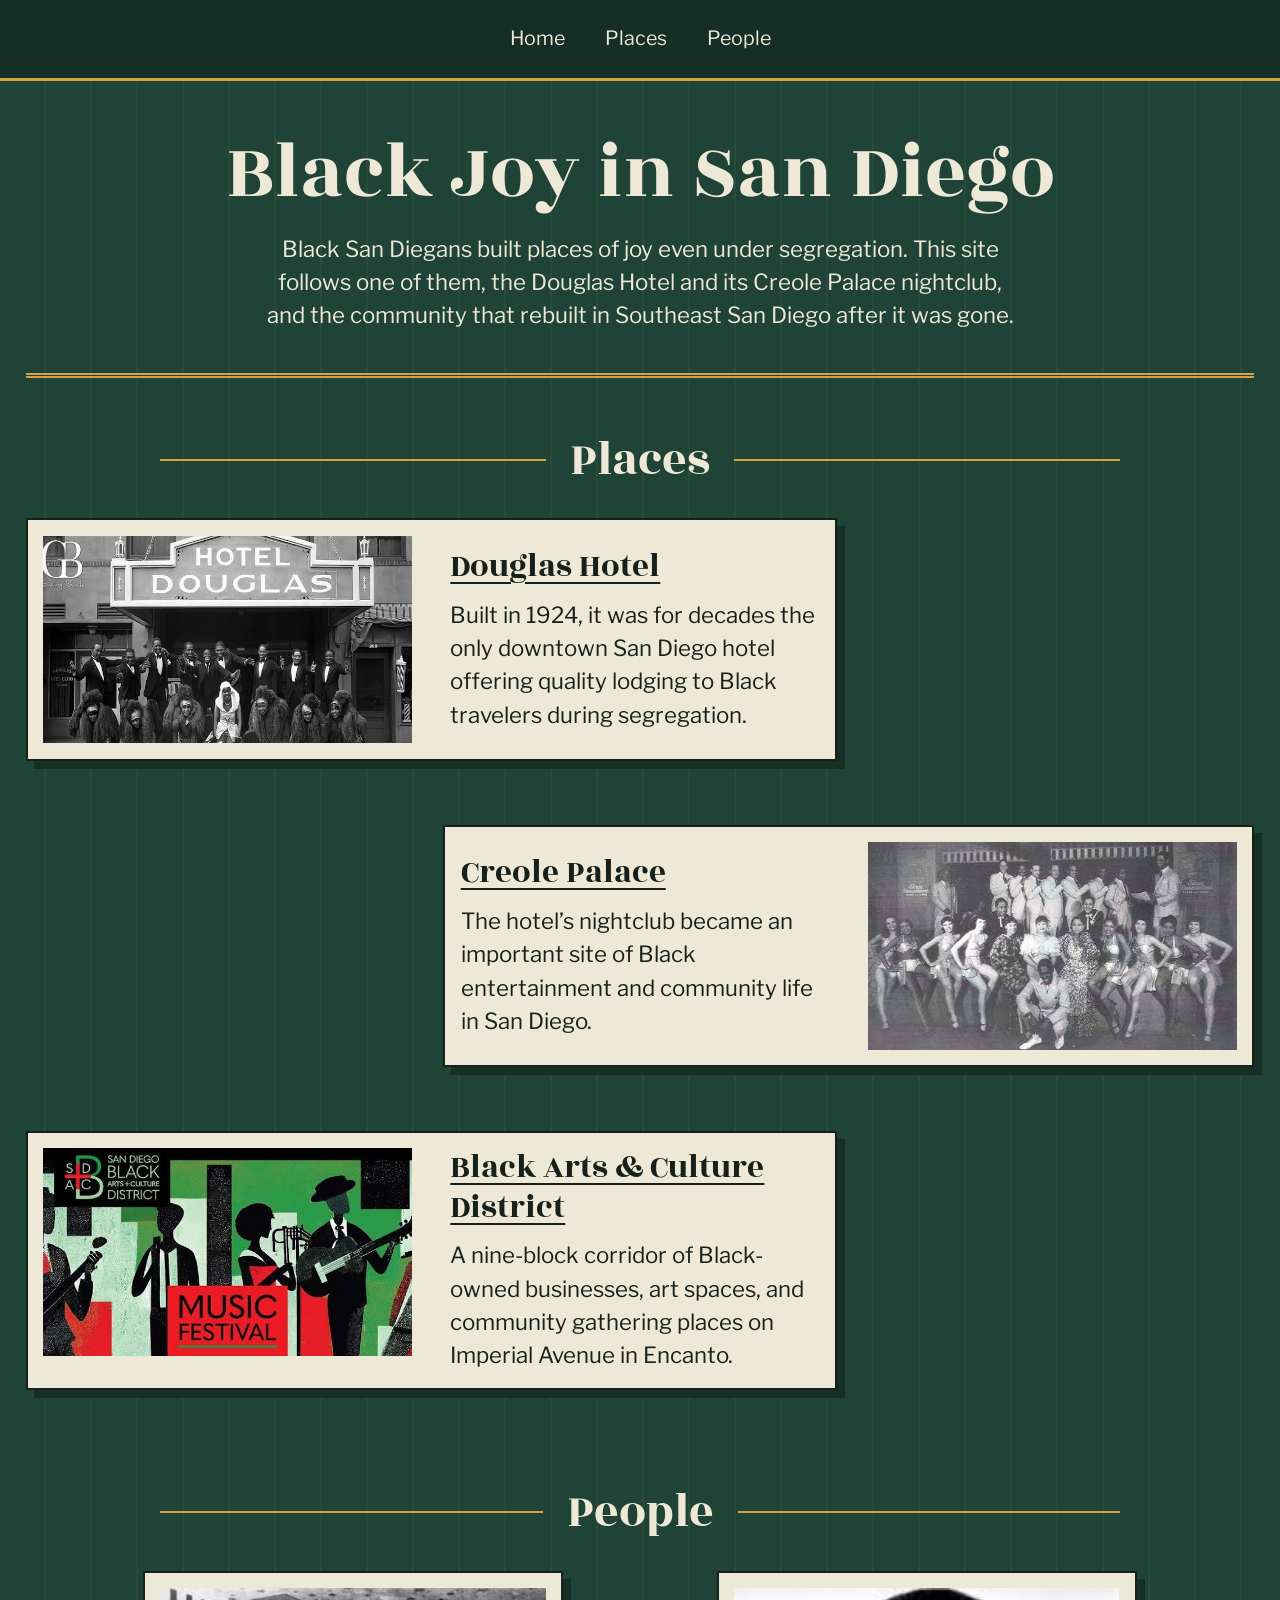
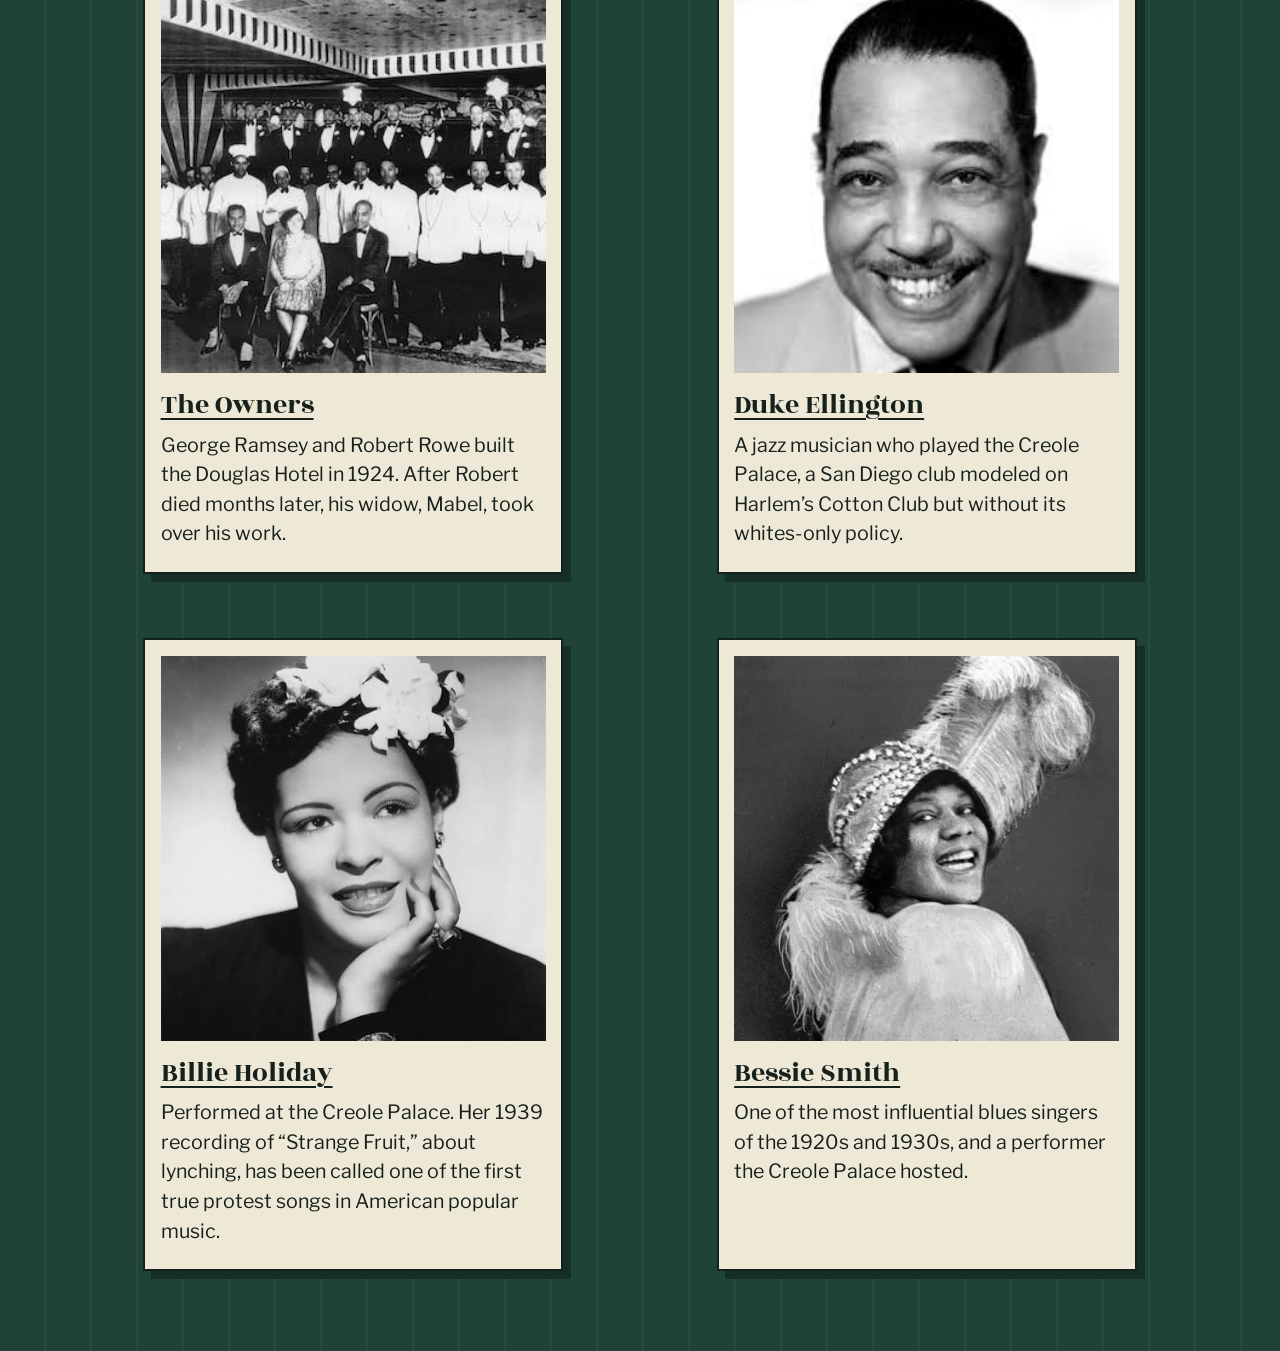
<file: index.html>
<!DOCTYPE html>
<html lang="en">
<head>
  <meta charset="utf-8">
  <meta name="viewport" content="width=device-width, initial-scale=1">
  <title>Black Joy in San Diego</title>
  <link rel="preconnect" href="https://fonts.googleapis.com">
  <link rel="preconnect" href="https://fonts.gstatic.com" crossorigin>
  <link href="https://fonts.googleapis.com/css2?family=Libre+Franklin:wght@400;700&family=Rozha+One&display=swap" rel="stylesheet">
  <link rel="stylesheet" href="style.css">
</head>
<body class="home">

  <header>
    <nav>
      <a href="index.html">Black Joy in San Diego</a>
      <ul>
        <li><a href="index.html">Home</a></li>
        <li><a href="#places">Places</a></li>
        <li><a href="#people">People</a></li>
      </ul>
    </nav>
  </header>

  <main id="main">
    <h1>Black Joy in San Diego</h1>
    <p>Black San Diegans built places of joy even under segregation. This site follows one of them, the Douglas Hotel and its Creole Palace nightclub, and the community that rebuilt in Southeast San Diego after it was gone.</p>

    <section id="places">
      <h2>Places</h2>
      <div class="card-grid">

        <a class="card" href="douglas-hotel.html">
          <div class="photo">
            <img src="images/DouglasHotel.png" alt="Douglas Hotel">
          </div>
          <h3>Douglas Hotel</h3>
          <p>Built in 1924, it was for decades the only downtown San Diego hotel offering quality lodging to Black travelers during segregation.</p>
        </a>

        <a class="card" href="creole-palace.html">
          <div class="photo">
            <img src="images/CreolePalace.png" alt="Creole Palace">
          </div>
          <h3>Creole Palace</h3>
          <p>The hotel&rsquo;s nightclub became an important site of Black entertainment and community life in San Diego.</p>
        </a>

        <a class="card" href="black-arts-culture-district.html">
          <div class="photo">
            <img src="images/BACD.png" alt="Black Arts and Culture District">
          </div>
          <h3>Black Arts &amp; Culture District</h3>
          <p>A nine-block corridor of Black-owned businesses, art spaces, and community gathering places on Imperial Avenue in Encanto.</p>
        </a>

      </div>
    </section>

    <section id="people">
      <h2>People</h2>
      <div class="card-grid">

        <a class="card" href="owners.html">
          <div class="photo">
            <img src="images/Owners.png" alt="The Owners">
          </div>
          <h3>The Owners</h3>
          <p>George Ramsey and Robert Rowe built the Douglas Hotel in 1924. After Robert died months later, his widow, Mabel, took over his work.</p>
        </a>

        <a class="card" href="duke-ellington.html">
          <div class="photo">
            <img src="images/DukeEllington.png" alt="Duke Ellington">
          </div>
          <h3>Duke Ellington</h3>
          <p>A jazz musician who played the Creole Palace, a San Diego club modeled on Harlem’s Cotton Club but without its whites-only policy.</p>
        </a>

        <a class="card" href="billie-holiday.html">
          <div class="photo">
            <img src="images/BillieHoliday.png" alt="Billie Holiday">
          </div>
          <h3>Billie Holiday</h3>
          <p>Performed at the Creole Palace. Her 1939 recording of &ldquo;Strange Fruit,&rdquo; about lynching, has been called one of the first true protest songs in American popular music.</p>
        </a>

        <a class="card" href="bessie-smith.html">
          <div class="photo">
            <img src="images/BessieSmith.png" alt="Bessie Smith">
          </div>
          <h3>Bessie Smith</h3>
          <p>One of the most influential blues singers of the 1920s and 1930s, and a performer the Creole Palace hosted.</p>
        </a>

      </div>
    </section>
  </main>
</body>
</html>
</file>
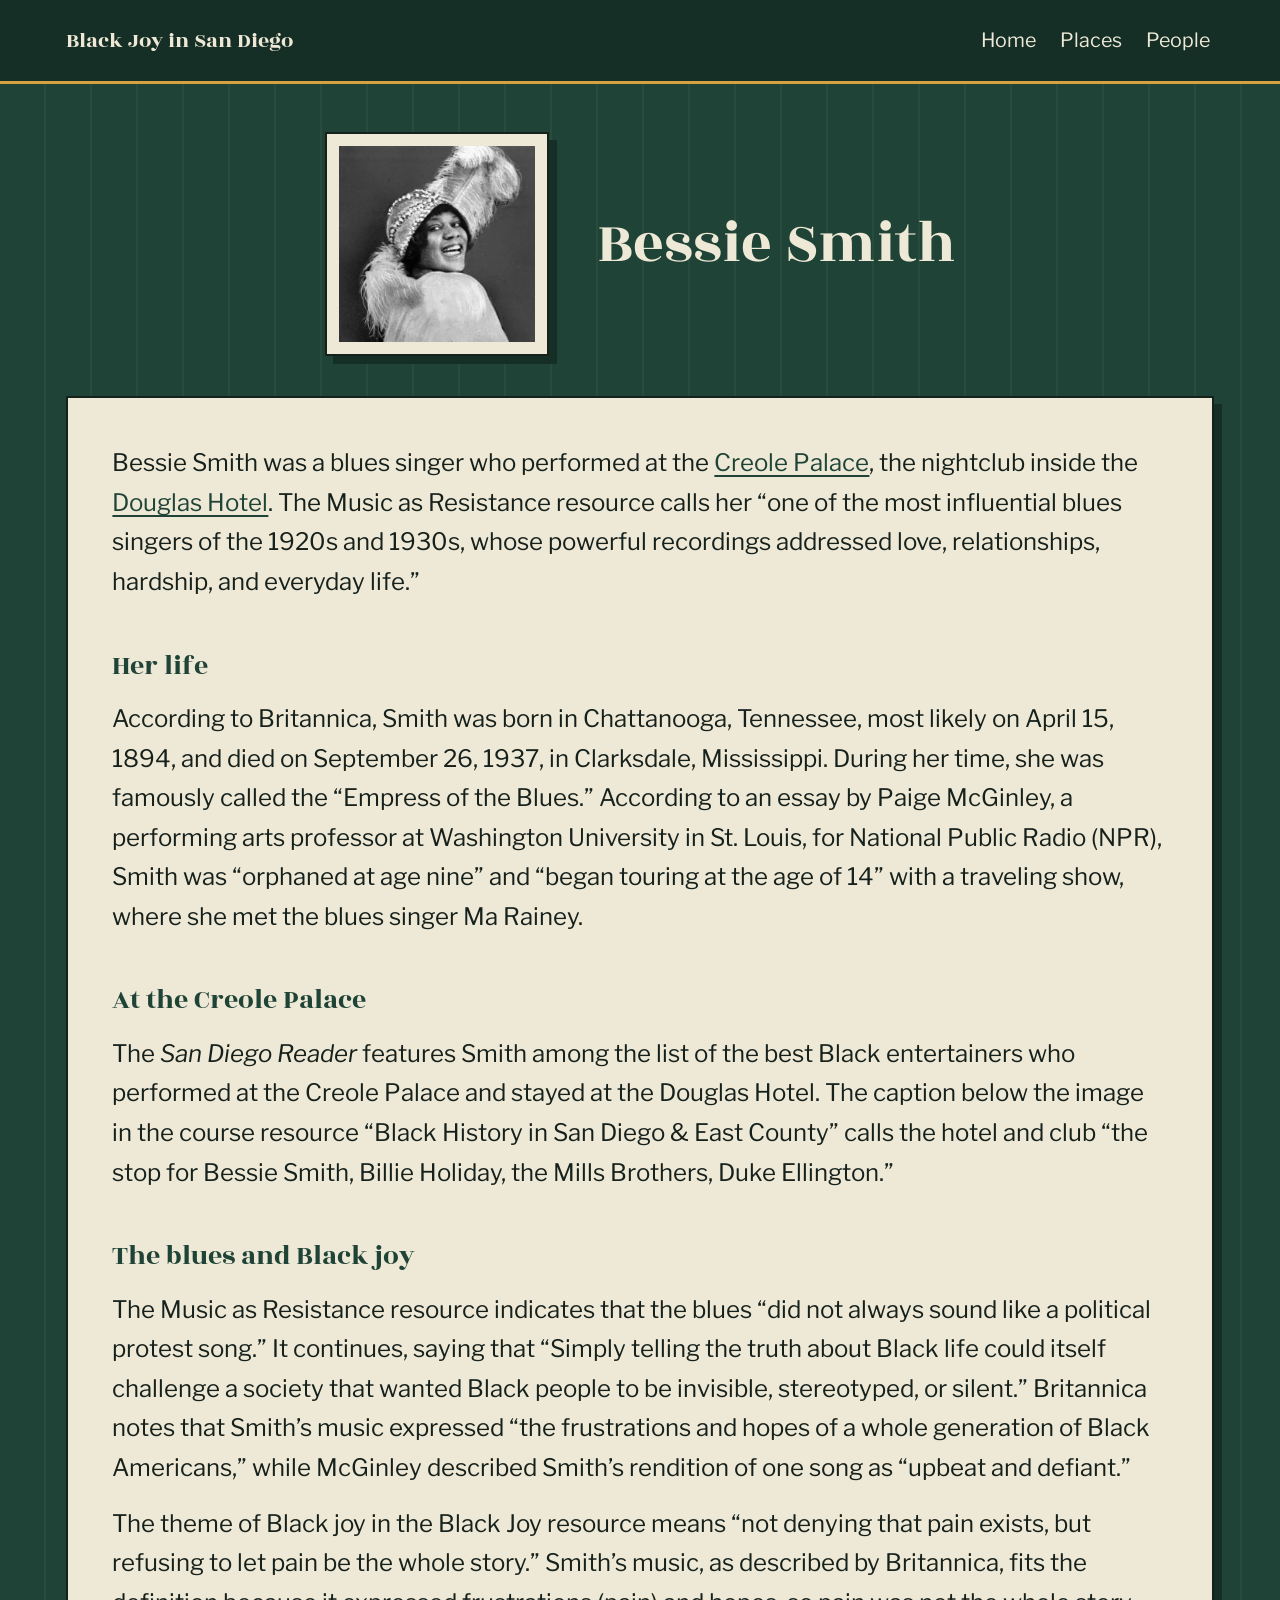
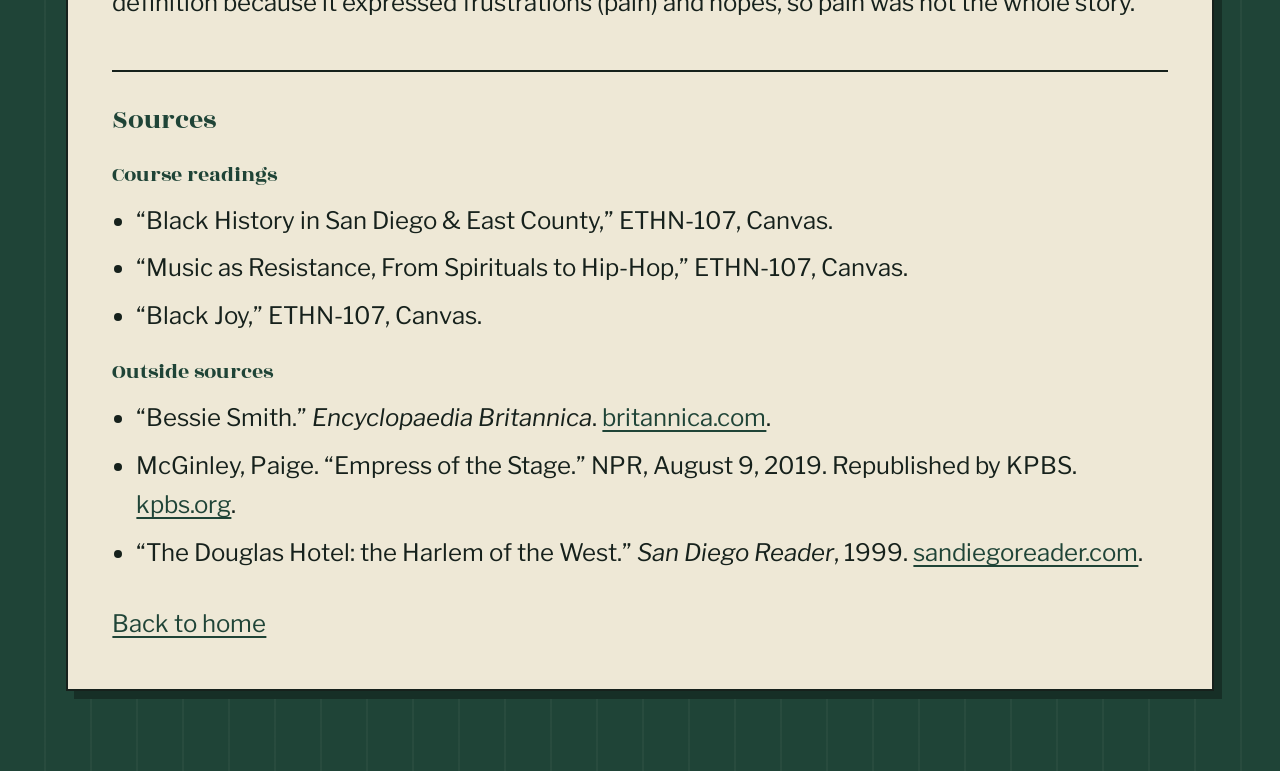
<file: bessie-smith.html>
<!DOCTYPE html>
<html lang="en">
<head>
  <meta charset="utf-8">
  <meta name="viewport" content="width=device-width, initial-scale=1">
  <title>Bessie Smith | Black Joy in San Diego</title>
  <link rel="preconnect" href="https://fonts.googleapis.com">
  <link rel="preconnect" href="https://fonts.gstatic.com" crossorigin>
  <link href="https://fonts.googleapis.com/css2?family=Libre+Franklin:wght@400;700&family=Rozha+One&display=swap" rel="stylesheet">
  <link rel="stylesheet" href="style.css">
</head>
<body class="page">

  <header>
    <nav>
      <a href="index.html">Black Joy in San Diego</a>
      <ul>
        <li><a href="index.html">Home</a></li>
        <li><a href="index.html#places">Places</a></li>
        <li><a href="index.html#people">People</a></li>
      </ul>
    </nav>
  </header>

  <main id="main" class="person">
    <div class="person-header">
      <img src="images/BessieSmith.png" alt="Bessie Smith">
      <h1>Bessie Smith</h1>
    </div>

    <div class="info">
      <p>Bessie Smith was a blues singer who performed at the <a href="creole-palace.html" class="goto">Creole Palace</a>, the nightclub inside the <a href="douglas-hotel.html" class="goto">Douglas Hotel</a>. The Music as Resistance resource calls her “one of the most influential blues singers of the 1920s and 1930s, whose powerful recordings addressed love, relationships, hardship, and everyday life.”</p>

      <section>
        <h2>Her life</h2>
        <p>According to Britannica, Smith was born in Chattanooga, Tennessee, most likely on April 15, 1894, and died on September 26, 1937, in Clarksdale, Mississippi. During her time, she was famously called the “Empress of the Blues.” According to an essay by Paige McGinley, a performing arts professor at Washington University in St. Louis, for National Public Radio (NPR), Smith was “orphaned at age nine” and “began touring at the age of 14” with a traveling show, where she met the blues singer Ma Rainey.</p>
      </section>

      <section>
        <h2>At the Creole Palace</h2>
        <p>The <em>San Diego Reader</em> features Smith among the list of the best Black entertainers who performed at the Creole Palace and stayed at the Douglas Hotel. The caption below the image in the course resource “Black History in San Diego &amp; East County” calls the hotel and club “the stop for Bessie Smith, Billie Holiday, the Mills Brothers, Duke Ellington.”</p>
      </section>

      <section>
        <h2>The blues and Black joy</h2>
        <p>The Music as Resistance resource indicates that the blues “did not always sound like a political protest song.” It continues, saying that “Simply telling the truth about Black life could itself challenge a society that wanted Black people to be invisible, stereotyped, or silent.” Britannica notes that Smith’s music expressed “the frustrations and hopes of a whole generation of Black Americans,” while McGinley described Smith’s rendition of one song as “upbeat and defiant.”</p>
        <p>The theme of Black joy in the Black Joy resource means “not denying that pain exists, but refusing to let pain be the whole story.” Smith’s music, as described by Britannica, fits the definition because it expressed frustrations (pain) and hopes, so pain was not the whole story.</p>
      </section>

      <section>
        <h2>Sources</h2>

        <h3>Course readings</h3>
        <ul>
          <li>“Black History in San Diego &amp; East County,” ETHN-107, Canvas.</li>
          <li>“Music as Resistance, From Spirituals to Hip-Hop,” ETHN-107, Canvas.</li>
          <li>“Black Joy,” ETHN-107, Canvas.</li>
        </ul>

        <h3>Outside sources</h3>
        <ul>
          <li>“Bessie Smith.” <em>Encyclopaedia Britannica</em>. <a href="https://www.britannica.com/biography/Bessie-Smith">britannica.com</a>.</li>
          <li>McGinley, Paige. “Empress of the Stage.” NPR, August 9, 2019. Republished by KPBS. <a href="https://www.kpbs.org/news/2019/08/09/empress-of-the-stage">kpbs.org</a>.</li>
          <li>“The Douglas Hotel: the Harlem of the West.” <em>San Diego Reader</em>, 1999. <a href="https://sandiegoreader.com/news/1999/aug/05/douglas-hotel/?page=all">sandiegoreader.com</a>.</li>
        </ul>
      </section>

      <p><a href="index.html#people">Back to home</a></p>
    </div>
  </main>

</body>
</html>
</file>
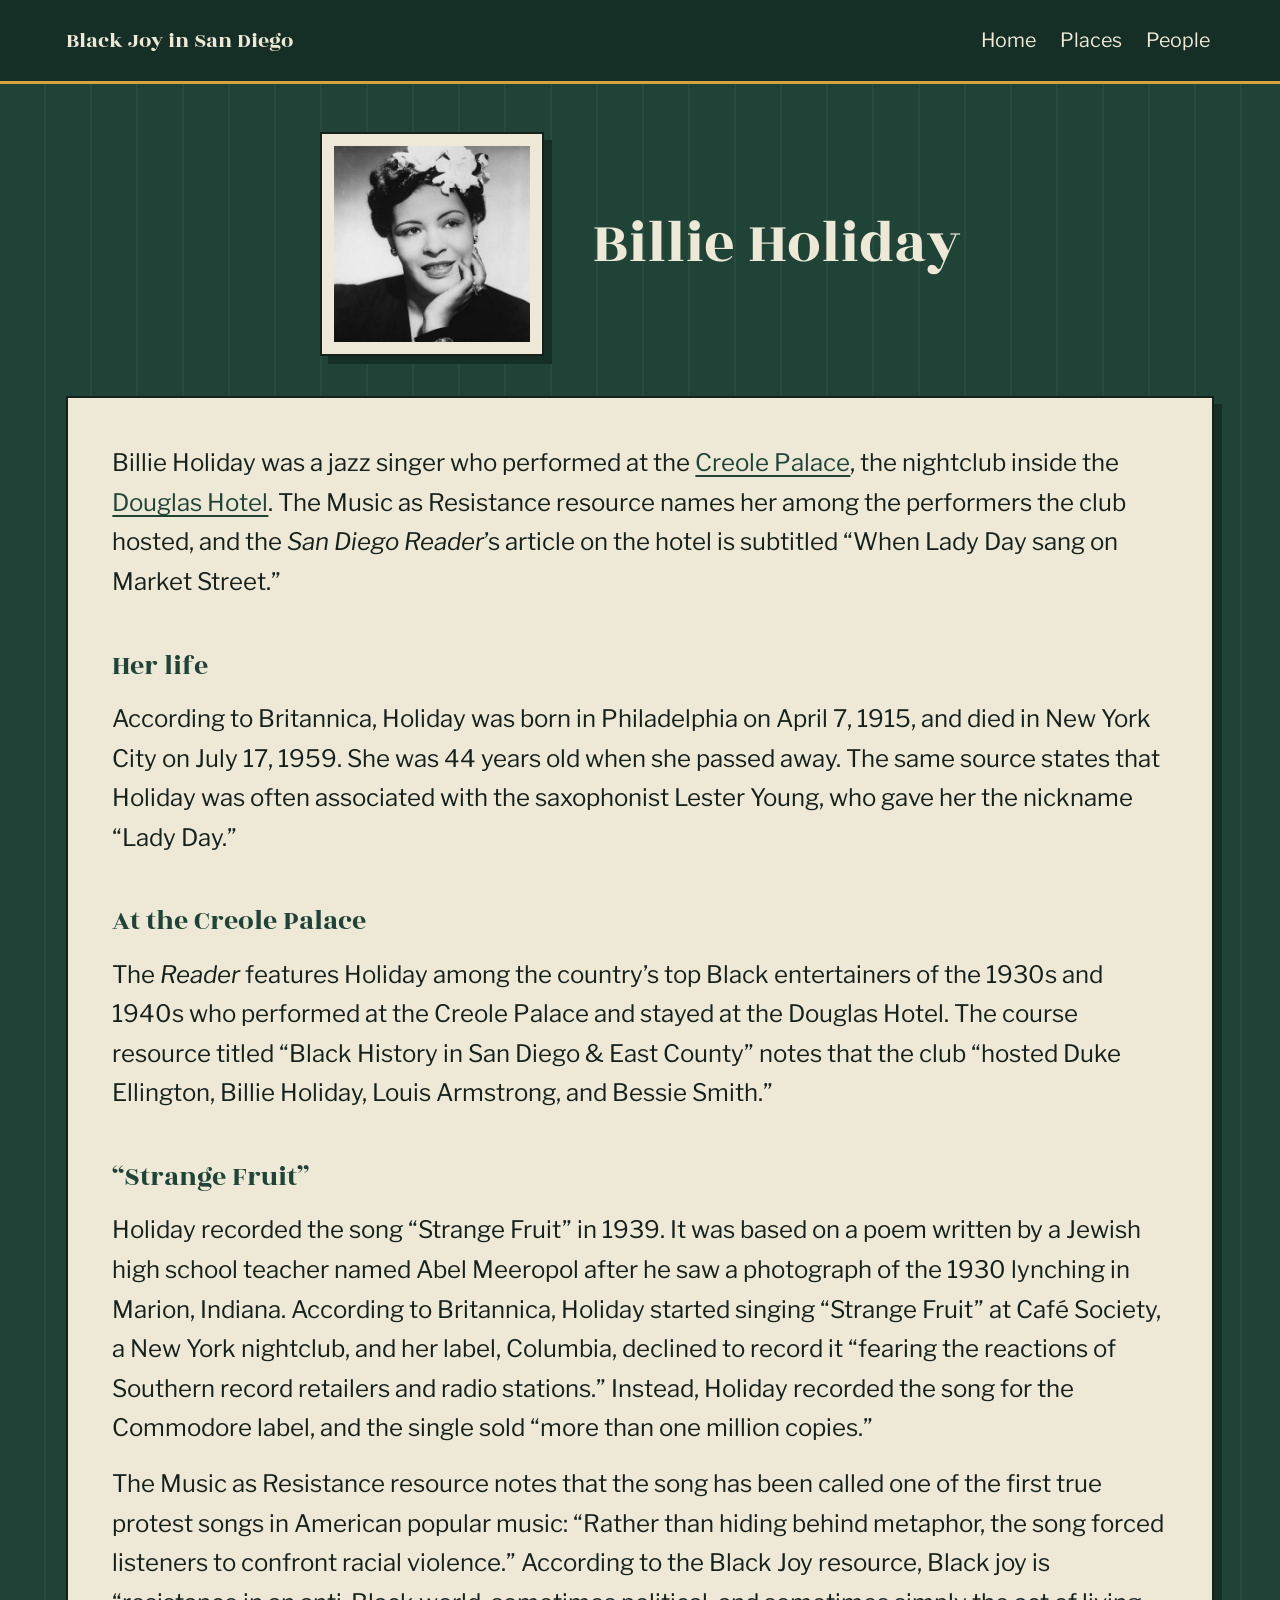
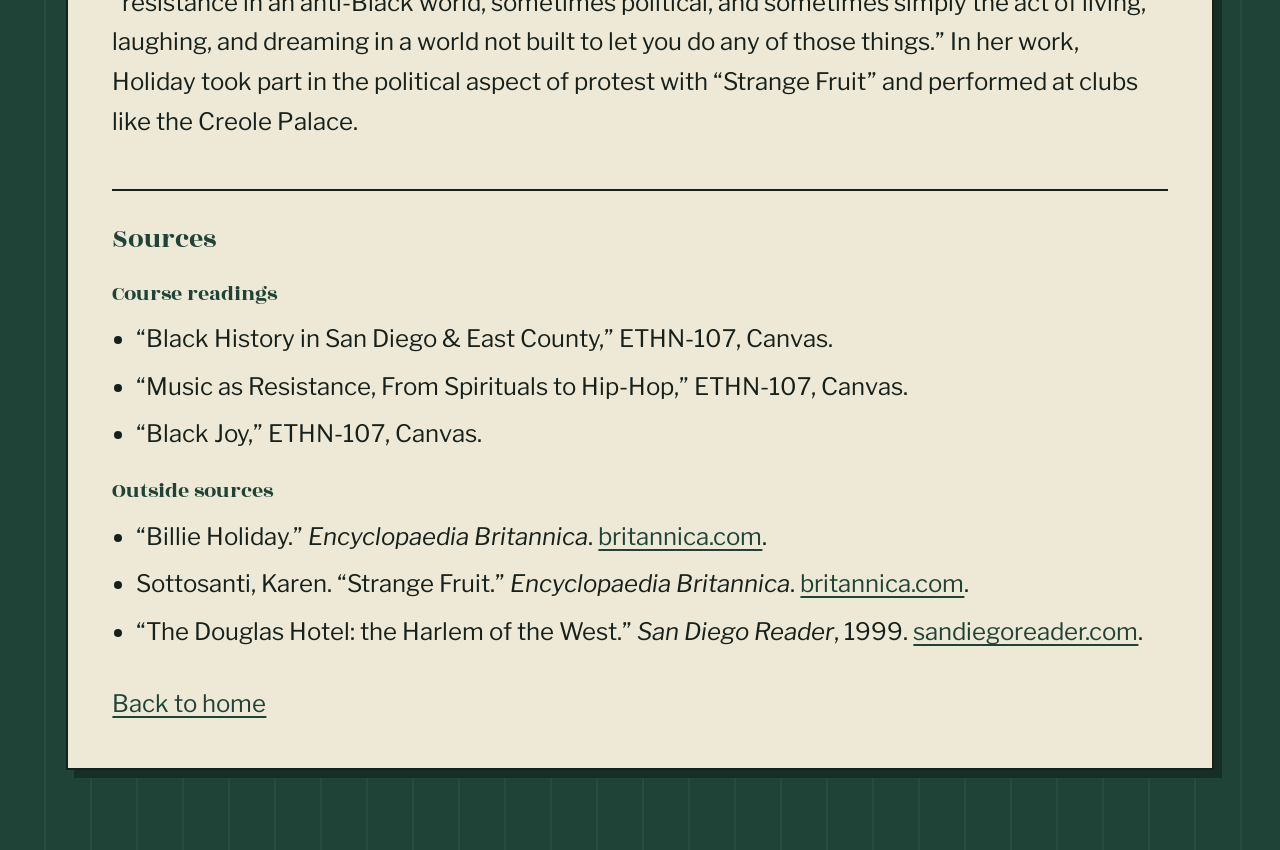
<file: billie-holiday.html>
<!DOCTYPE html>
<html lang="en">
<head>
  <meta charset="utf-8">
  <meta name="viewport" content="width=device-width, initial-scale=1">
  <title>Billie Holiday | Black Joy in San Diego</title>
  <link rel="preconnect" href="https://fonts.googleapis.com">
  <link rel="preconnect" href="https://fonts.gstatic.com" crossorigin>
  <link href="https://fonts.googleapis.com/css2?family=Libre+Franklin:wght@400;700&family=Rozha+One&display=swap" rel="stylesheet">
  <link rel="stylesheet" href="style.css">
</head>
<body class="page">

  <header>
    <nav>
      <a href="index.html">Black Joy in San Diego</a>
      <ul>
        <li><a href="index.html">Home</a></li>
        <li><a href="index.html#places">Places</a></li>
        <li><a href="index.html#people">People</a></li>
      </ul>
    </nav>
  </header>

  <main id="main" class="person">
    <div class="person-header">
      <img src="images/BillieHoliday.png" alt="Billie Holiday">
      <h1>Billie Holiday</h1>
    </div>

    <div class="info">
      <p>Billie Holiday was a jazz singer who performed at the <a href="creole-palace.html" class="goto">Creole Palace</a>, the nightclub inside the <a href="douglas-hotel.html" class="goto">Douglas Hotel</a>. The Music as Resistance resource names her among the performers the club hosted, and the <em>San Diego Reader</em>’s article on the hotel is subtitled “When Lady Day sang on Market Street.”</p>

      <section>
        <h2>Her life</h2>
        <p>According to Britannica, Holiday was born in Philadelphia on April 7, 1915, and died in New York City on July 17, 1959. She was 44 years old when she passed away. The same source states that Holiday was often associated with the saxophonist Lester Young, who gave her the nickname “Lady Day.”</p>
      </section>

      <section>
        <h2>At the Creole Palace</h2>
        <p>The <em>Reader</em> features Holiday among the country’s top Black entertainers of the 1930s and 1940s who performed at the Creole Palace and stayed at the Douglas Hotel. The course resource titled “Black History in San Diego &amp; East County” notes that the club “hosted Duke Ellington, Billie Holiday, Louis Armstrong, and Bessie Smith.”</p>
      </section>

      <section>
        <h2>“Strange Fruit”</h2>
        <p>Holiday recorded the song “Strange Fruit” in 1939. It was based on a poem written by a Jewish high school teacher named Abel Meeropol after he saw a photograph of the 1930 lynching in Marion, Indiana. According to Britannica, Holiday started singing “Strange Fruit” at Café Society, a New York nightclub, and her label, Columbia, declined to record it “fearing the reactions of Southern record retailers and radio stations.” Instead, Holiday recorded the song for the Commodore label, and the single sold “more than one million copies.”</p>
        <p>The Music as Resistance resource notes that the song has been called one of the first true protest songs in American popular music: “Rather than hiding behind metaphor, the song forced listeners to confront racial violence.” According to the Black Joy resource, Black joy is “resistance in an anti-Black world, sometimes political, and sometimes simply the act of living, laughing, and dreaming in a world not built to let you do any of those things.” In her work, Holiday took part in the political aspect of protest with “Strange Fruit” and performed at clubs like the Creole Palace.</p>
      </section>

      <section>
        <h2>Sources</h2>

        <h3>Course readings</h3>
        <ul>
          <li>“Black History in San Diego &amp; East County,” ETHN-107, Canvas.</li>
          <li>“Music as Resistance, From Spirituals to Hip-Hop,” ETHN-107, Canvas.</li>
          <li>“Black Joy,” ETHN-107, Canvas.</li>
        </ul>

        <h3>Outside sources</h3>
        <ul>
          <li>“Billie Holiday.” <em>Encyclopaedia Britannica</em>. <a href="https://www.britannica.com/biography/Billie-Holiday">britannica.com</a>.</li>
          <li>Sottosanti, Karen. “Strange Fruit.” <em>Encyclopaedia Britannica</em>. <a href="https://britannica.com/print/article/2089566">britannica.com</a>.</li>
          <li>“The Douglas Hotel: the Harlem of the West.” <em>San Diego Reader</em>, 1999. <a href="https://sandiegoreader.com/news/1999/aug/05/douglas-hotel/?page=all">sandiegoreader.com</a>.</li>
        </ul>
      </section>

      <p><a href="index.html#people">Back to home</a></p>
    </div>
  </main>

</body>
</html>
</file>
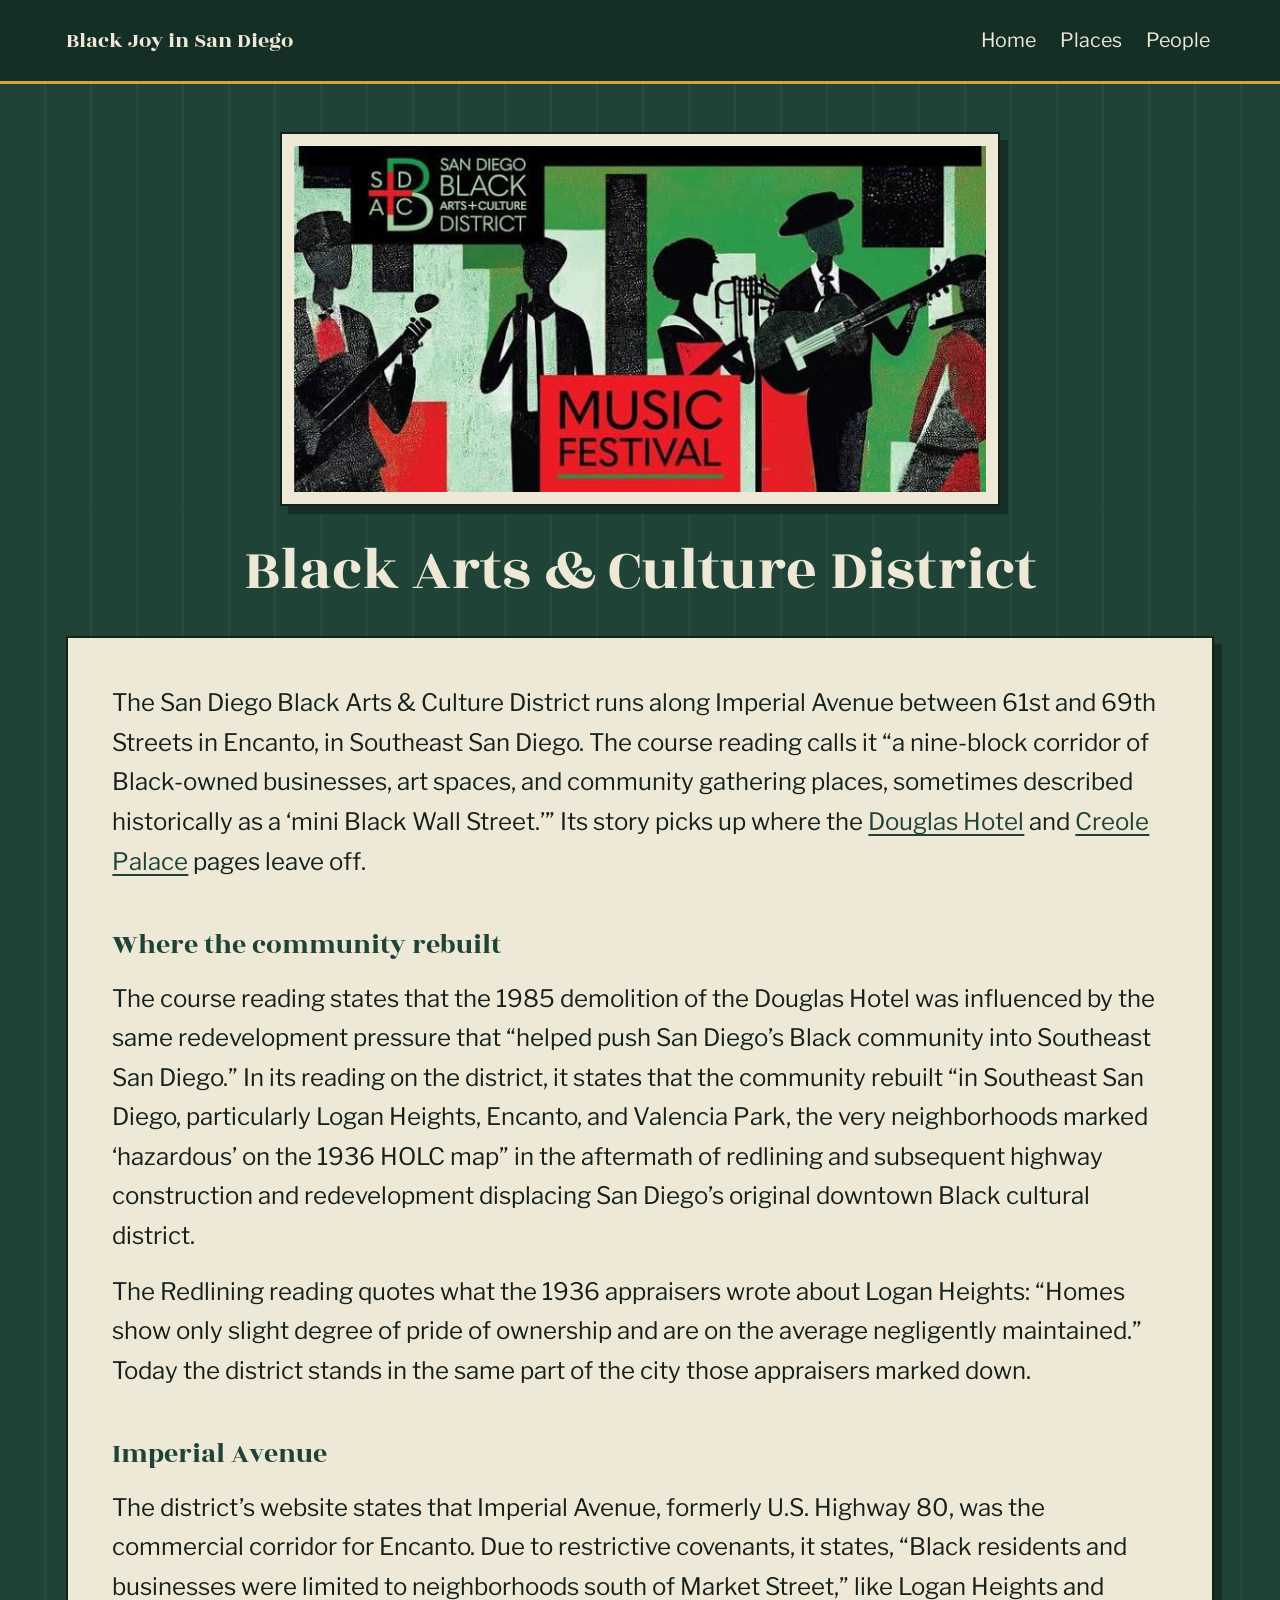
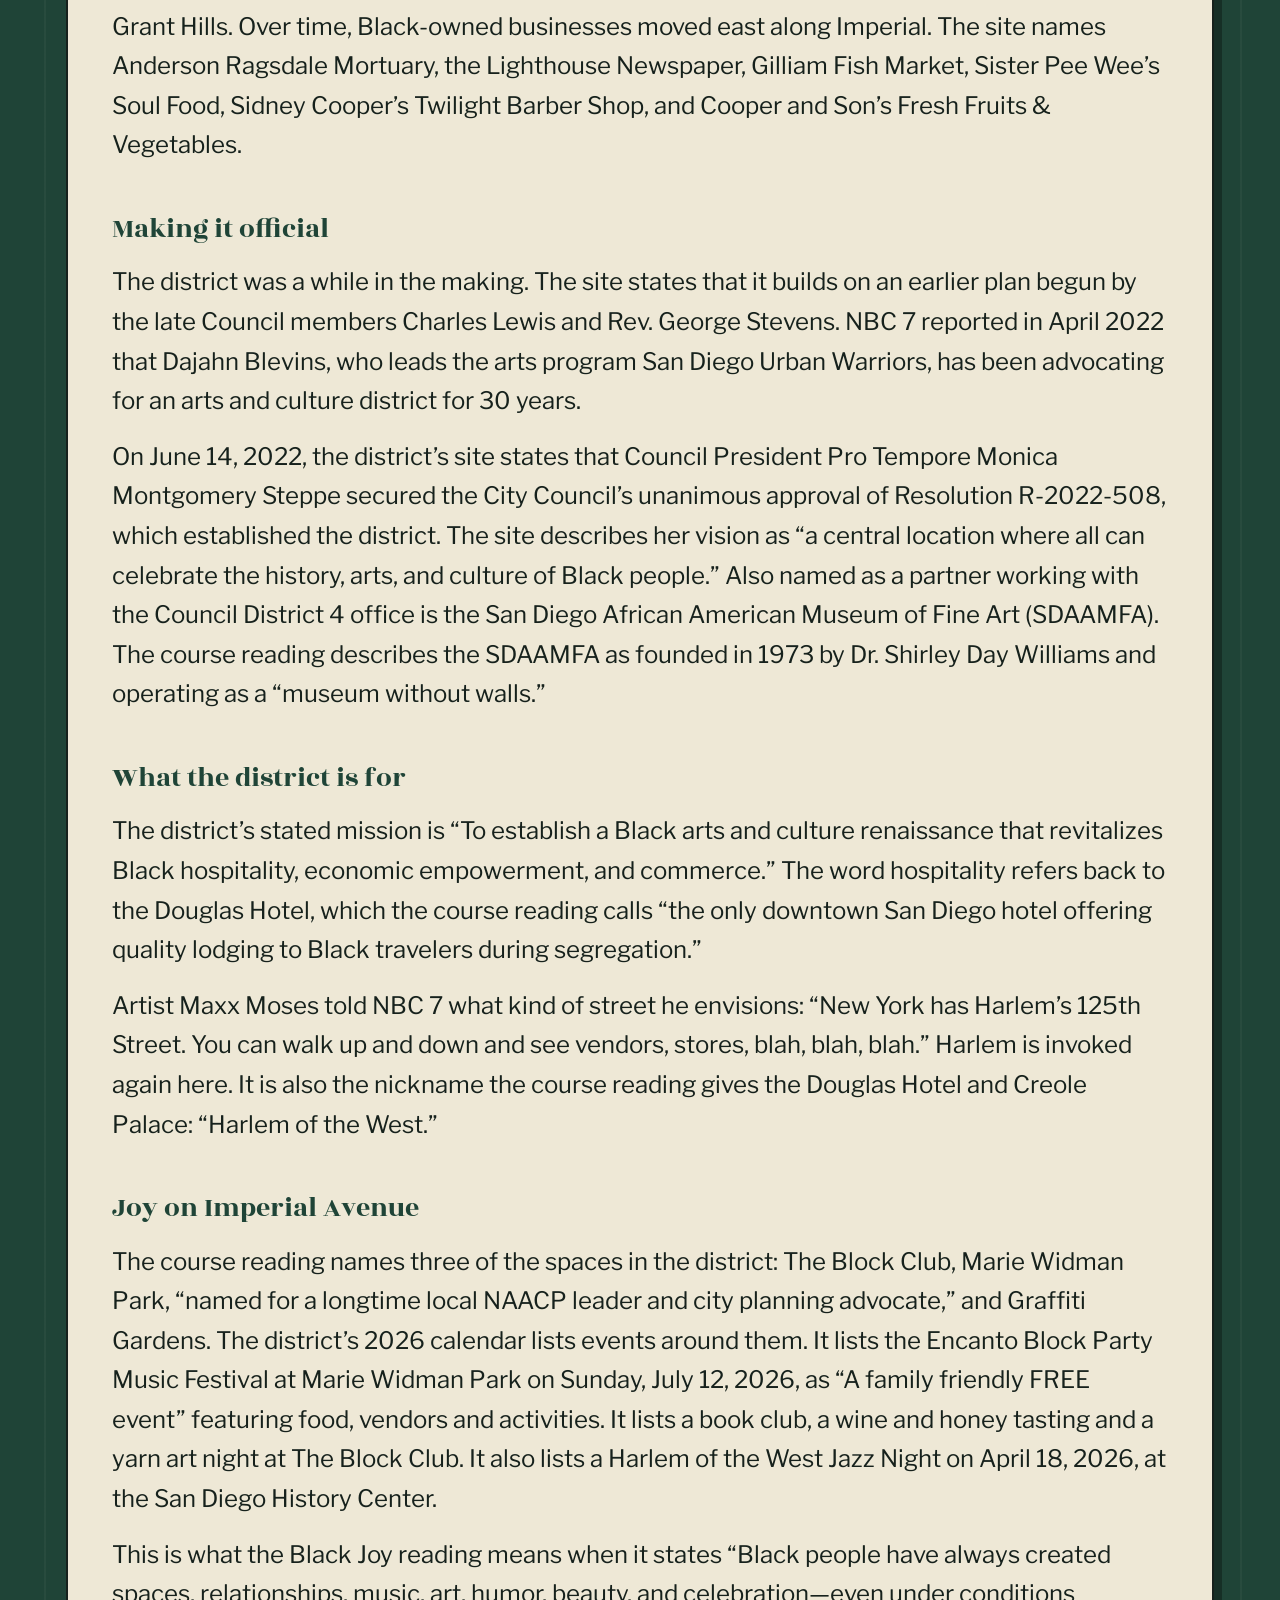
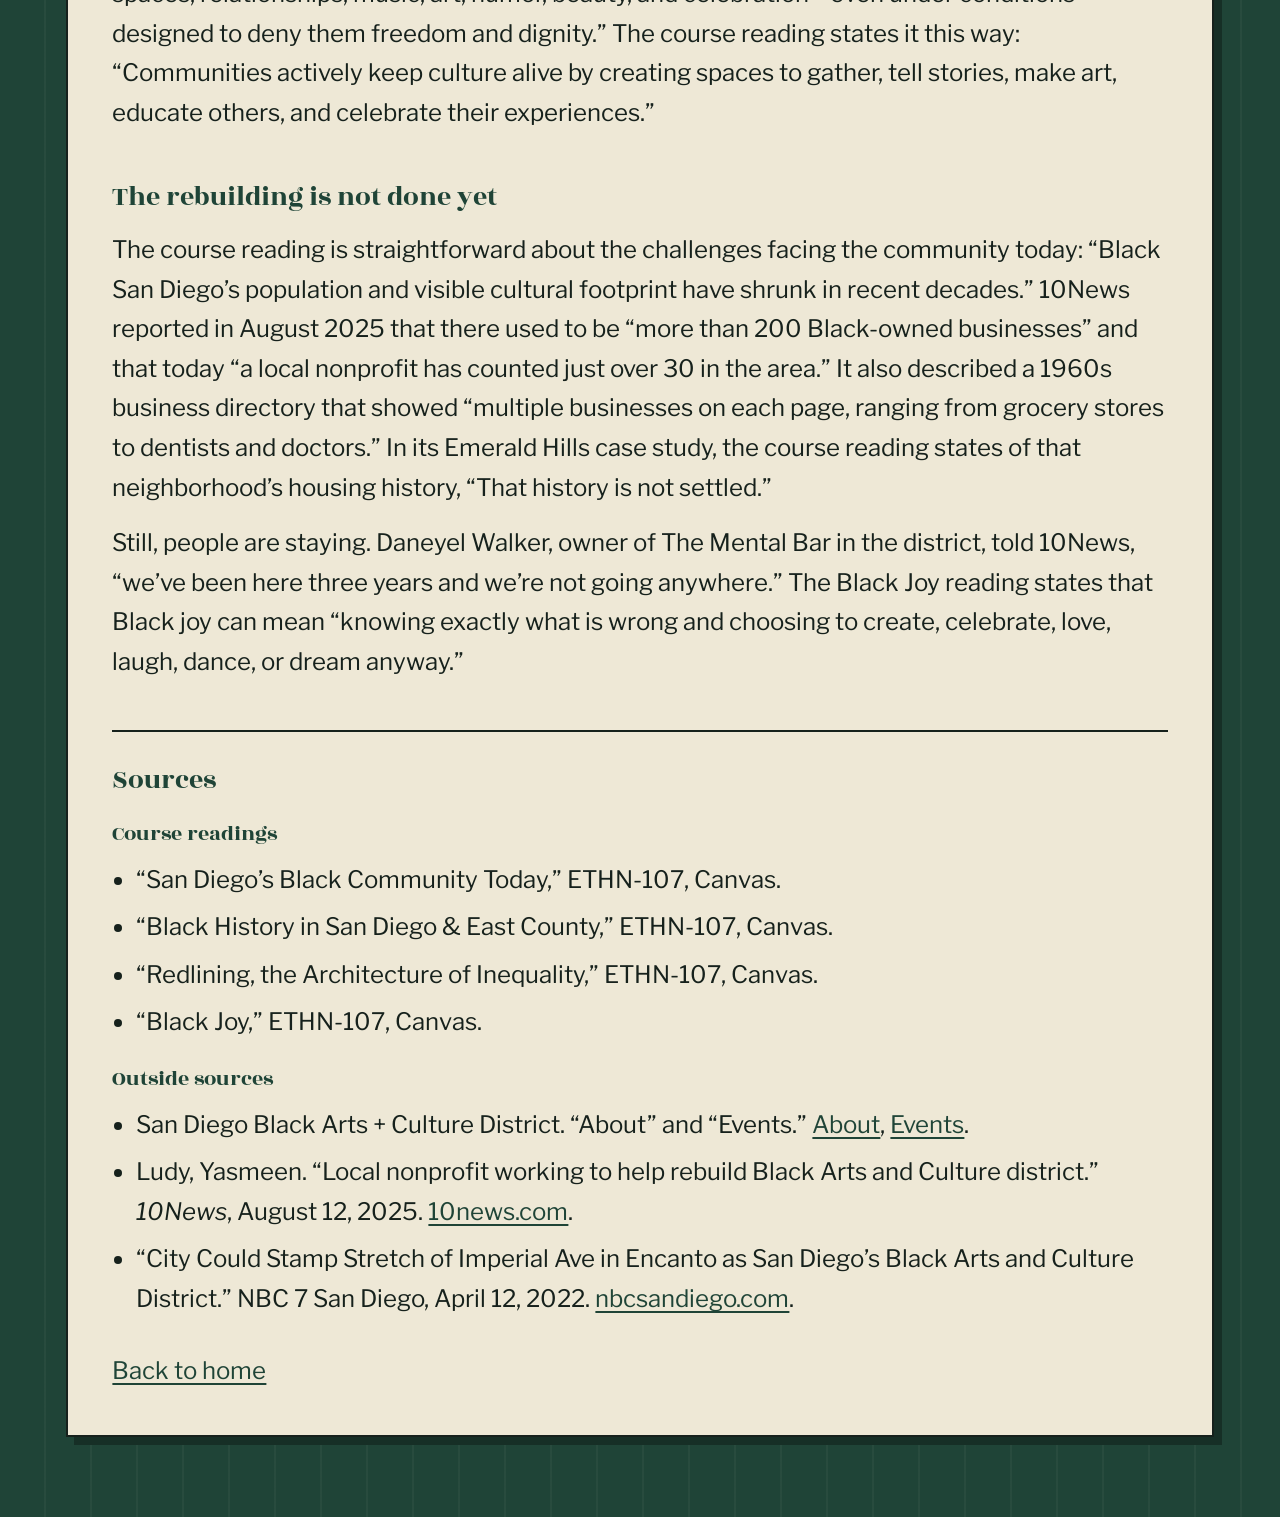
<file: black-arts-culture-district.html>
<!DOCTYPE html>
<html lang="en">
<head>
  <meta charset="utf-8">
  <meta name="viewport" content="width=device-width, initial-scale=1">
  <title>Black Arts &amp; Culture District | Black Joy in San Diego</title>
  <link rel="preconnect" href="https://fonts.googleapis.com">
  <link rel="preconnect" href="https://fonts.gstatic.com" crossorigin>
  <link href="https://fonts.googleapis.com/css2?family=Libre+Franklin:wght@400;700&family=Rozha+One&display=swap" rel="stylesheet">
  <link rel="stylesheet" href="style.css">
</head>
<body class="page">

  <header>
    <nav>
      <a href="index.html">Black Joy in San Diego</a>
      <ul>
        <li><a href="index.html">Home</a></li>
        <li><a href="index.html#places">Places</a></li>
        <li><a href="index.html#people">People</a></li>
      </ul>
    </nav>
  </header>

  <img class="hero" src="images/BACD.png" alt="Black Arts & Culture District">

  <main id="main">
    <h1>Black Arts &amp; Culture District</h1>

    <div class="info">
      <p>The San Diego Black Arts &amp; Culture District runs along Imperial Avenue between 61st and 69th Streets in Encanto, in Southeast San Diego. The course reading calls it “a nine-block corridor of Black-owned businesses, art spaces, and community gathering places, sometimes described historically as a ‘mini Black Wall Street.’” Its story picks up where the <a href="douglas-hotel.html" class="goto">Douglas Hotel</a> and <a href="creole-palace.html" class="goto">Creole Palace</a> pages leave off.</p>

      <section>
        <h2>Where the community rebuilt</h2>
        <p>The course reading states that the 1985 demolition of the Douglas Hotel was influenced by the same redevelopment pressure that “helped push San Diego’s Black community into Southeast San Diego.” In its reading on the district, it states that the community rebuilt “in Southeast San Diego, particularly Logan Heights, Encanto, and Valencia Park, the very neighborhoods marked ‘hazardous’ on the 1936 HOLC map” in the aftermath of redlining and subsequent highway construction and redevelopment displacing San Diego’s original downtown Black cultural district.</p>
        <p>The Redlining reading quotes what the 1936 appraisers wrote about Logan Heights: “Homes show only slight degree of pride of ownership and are on the average negligently maintained.” Today the district stands in the same part of the city those appraisers marked down.</p>
      </section>

      <section>
        <h2>Imperial Avenue</h2>
        <p>The district’s website states that Imperial Avenue, formerly U.S. Highway 80, was the commercial corridor for Encanto. Due to restrictive covenants, it states, “Black residents and businesses were limited to neighborhoods south of Market Street,” like Logan Heights and Grant Hills. Over time, Black-owned businesses moved east along Imperial. The site names Anderson Ragsdale Mortuary, the Lighthouse Newspaper, Gilliam Fish Market, Sister Pee Wee’s Soul Food, Sidney Cooper’s Twilight Barber Shop, and Cooper and Son’s Fresh Fruits &amp; Vegetables.</p>
      </section>

      <section>
        <h2>Making it official</h2>
        <p>The district was a while in the making. The site states that it builds on an earlier plan begun by the late Council members Charles Lewis and Rev. George Stevens. NBC 7 reported in April 2022 that Dajahn Blevins, who leads the arts program San Diego Urban Warriors, has been advocating for an arts and culture district for 30 years.</p>
        <p>On June 14, 2022, the district’s site states that Council President Pro Tempore Monica Montgomery Steppe secured the City Council’s unanimous approval of Resolution R-2022-508, which established the district. The site describes her vision as “a central location where all can celebrate the history, arts, and culture of Black people.” Also named as a partner working with the Council District 4 office is the San Diego African American Museum of Fine Art (SDAAMFA). The course reading describes the SDAAMFA as founded in 1973 by Dr. Shirley Day Williams and operating as a “museum without walls.”</p>
      </section>

      <section>
        <h2>What the district is for</h2>
        <p>The district’s stated mission is “To establish a Black arts and culture renaissance that revitalizes Black hospitality, economic empowerment, and commerce.” The word hospitality refers back to the Douglas Hotel, which the course reading calls “the only downtown San Diego hotel offering quality lodging to Black travelers during segregation.”</p>
        <p>Artist Maxx Moses told NBC 7 what kind of street he envisions: “New York has Harlem’s 125th Street. You can walk up and down and see vendors, stores, blah, blah, blah.” Harlem is invoked again here. It is also the nickname the course reading gives the Douglas Hotel and Creole Palace: “Harlem of the West.”</p>
      </section>

      <section>
        <h2>Joy on Imperial Avenue</h2>
        <p>The course reading names three of the spaces in the district: The Block Club, Marie Widman Park, “named for a longtime local NAACP leader and city planning advocate,” and Graffiti Gardens. The district’s 2026 calendar lists events around them. It lists the Encanto Block Party Music Festival at Marie Widman Park on Sunday, July 12, 2026, as “A family friendly FREE event” featuring food, vendors and activities. It lists a book club, a wine and honey tasting and a yarn art night at The Block Club. It also lists a Harlem of the West Jazz Night on April 18, 2026, at the San Diego History Center.</p>
        <p>This is what the Black Joy reading means when it states “Black people have always created spaces, relationships, music, art, humor, beauty, and celebration—even under conditions designed to deny them freedom and dignity.” The course reading states it this way: “Communities actively keep culture alive by creating spaces to gather, tell stories, make art, educate others, and celebrate their experiences.”</p>
      </section>

      <section>
        <h2>The rebuilding is not done yet</h2>
        <p>The course reading is straightforward about the challenges facing the community today: “Black San Diego’s population and visible cultural footprint have shrunk in recent decades.” 10News reported in August 2025 that there used to be “more than 200 Black-owned businesses” and that today “a local nonprofit has counted just over 30 in the area.” It also described a 1960s business directory that showed “multiple businesses on each page, ranging from grocery stores to dentists and doctors.” In its Emerald Hills case study, the course reading states of that neighborhood’s housing history, “That history is not settled.”</p>
        <p>Still, people are staying. Daneyel Walker, owner of The Mental Bar in the district, told 10News, “we’ve been here three years and we’re not going anywhere.” The Black Joy reading states that Black joy can mean “knowing exactly what is wrong and choosing to create, celebrate, love, laugh, dance, or dream anyway.”</p>
      </section>

      <section>
        <h2>Sources</h2>

        <h3>Course readings</h3>
        <ul>
          <li>“San Diego’s Black Community Today,” ETHN-107, Canvas.</li>
          <li>“Black History in San Diego &amp; East County,” ETHN-107, Canvas.</li>
          <li>“Redlining, the Architecture of Inequality,” ETHN-107, Canvas.</li>
          <li>“Black Joy,” ETHN-107, Canvas.</li>
        </ul>

        <h3>Outside sources</h3>
        <ul>
          <li>San Diego Black Arts + Culture District. “About” and “Events.” <a href="https://www.sdblackacd.org/about">About</a>, <a href="https://www.sdblackacd.org/events">Events</a>.</li>
          <li>Ludy, Yasmeen. “Local nonprofit working to help rebuild Black Arts and Culture district.” <em>10News</em>, August 12, 2025. <a href="https://www.10news.com/news/local-news/local-nonprofit-working-to-help-rebuild-black-arts-and-culture-district">10news.com</a>.</li>
          <li>“City Could Stamp Stretch of Imperial Ave in Encanto as San Diego’s Black Arts and Culture District.” NBC 7 San Diego, April 12, 2022. <a href="https://www.nbcsandiego.com/news/local/city-could-stamp-stretch-of-imperial-ave-in-encanto-as-san-diegos-black-arts-and-culture-district/2919117/">nbcsandiego.com</a>.</li>
        </ul>
      </section>

      <p><a href="index.html#places">Back to home</a></p>
    </div>
  </main>

</body>
</html>
</file>
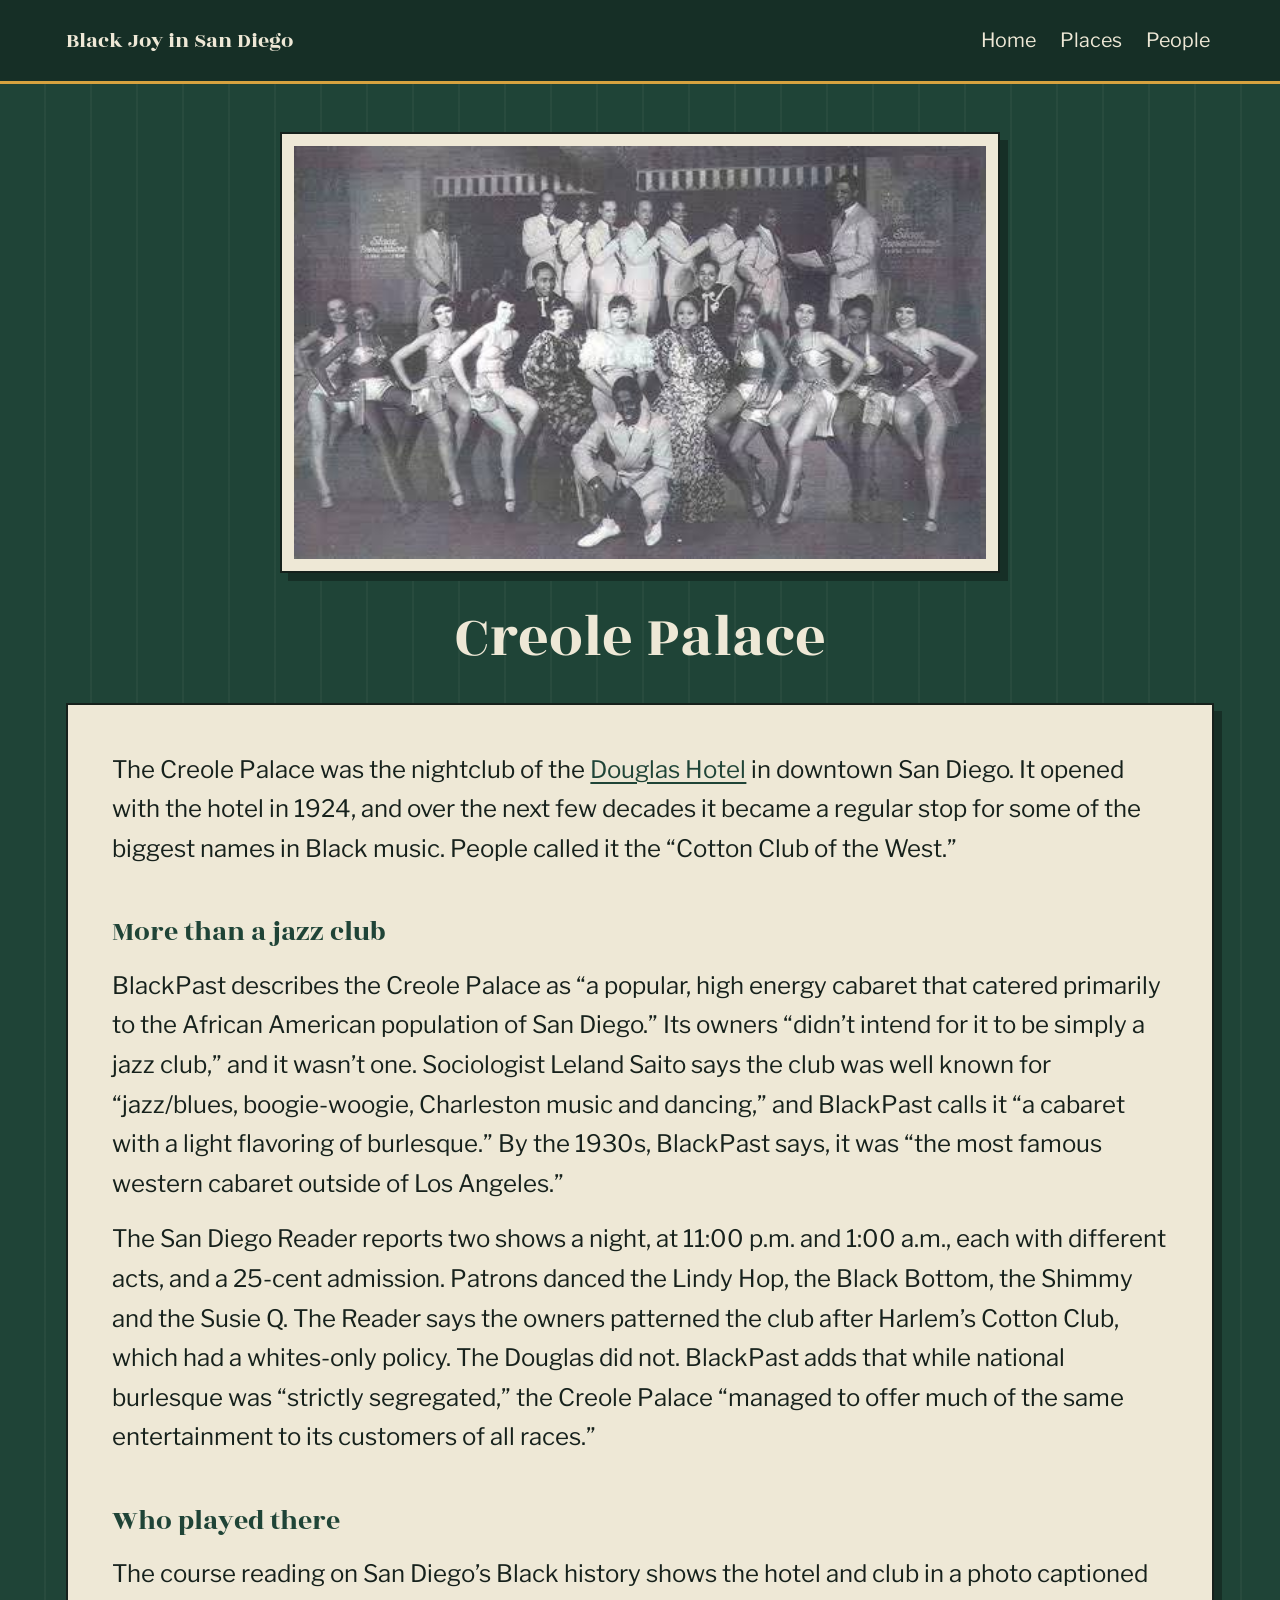
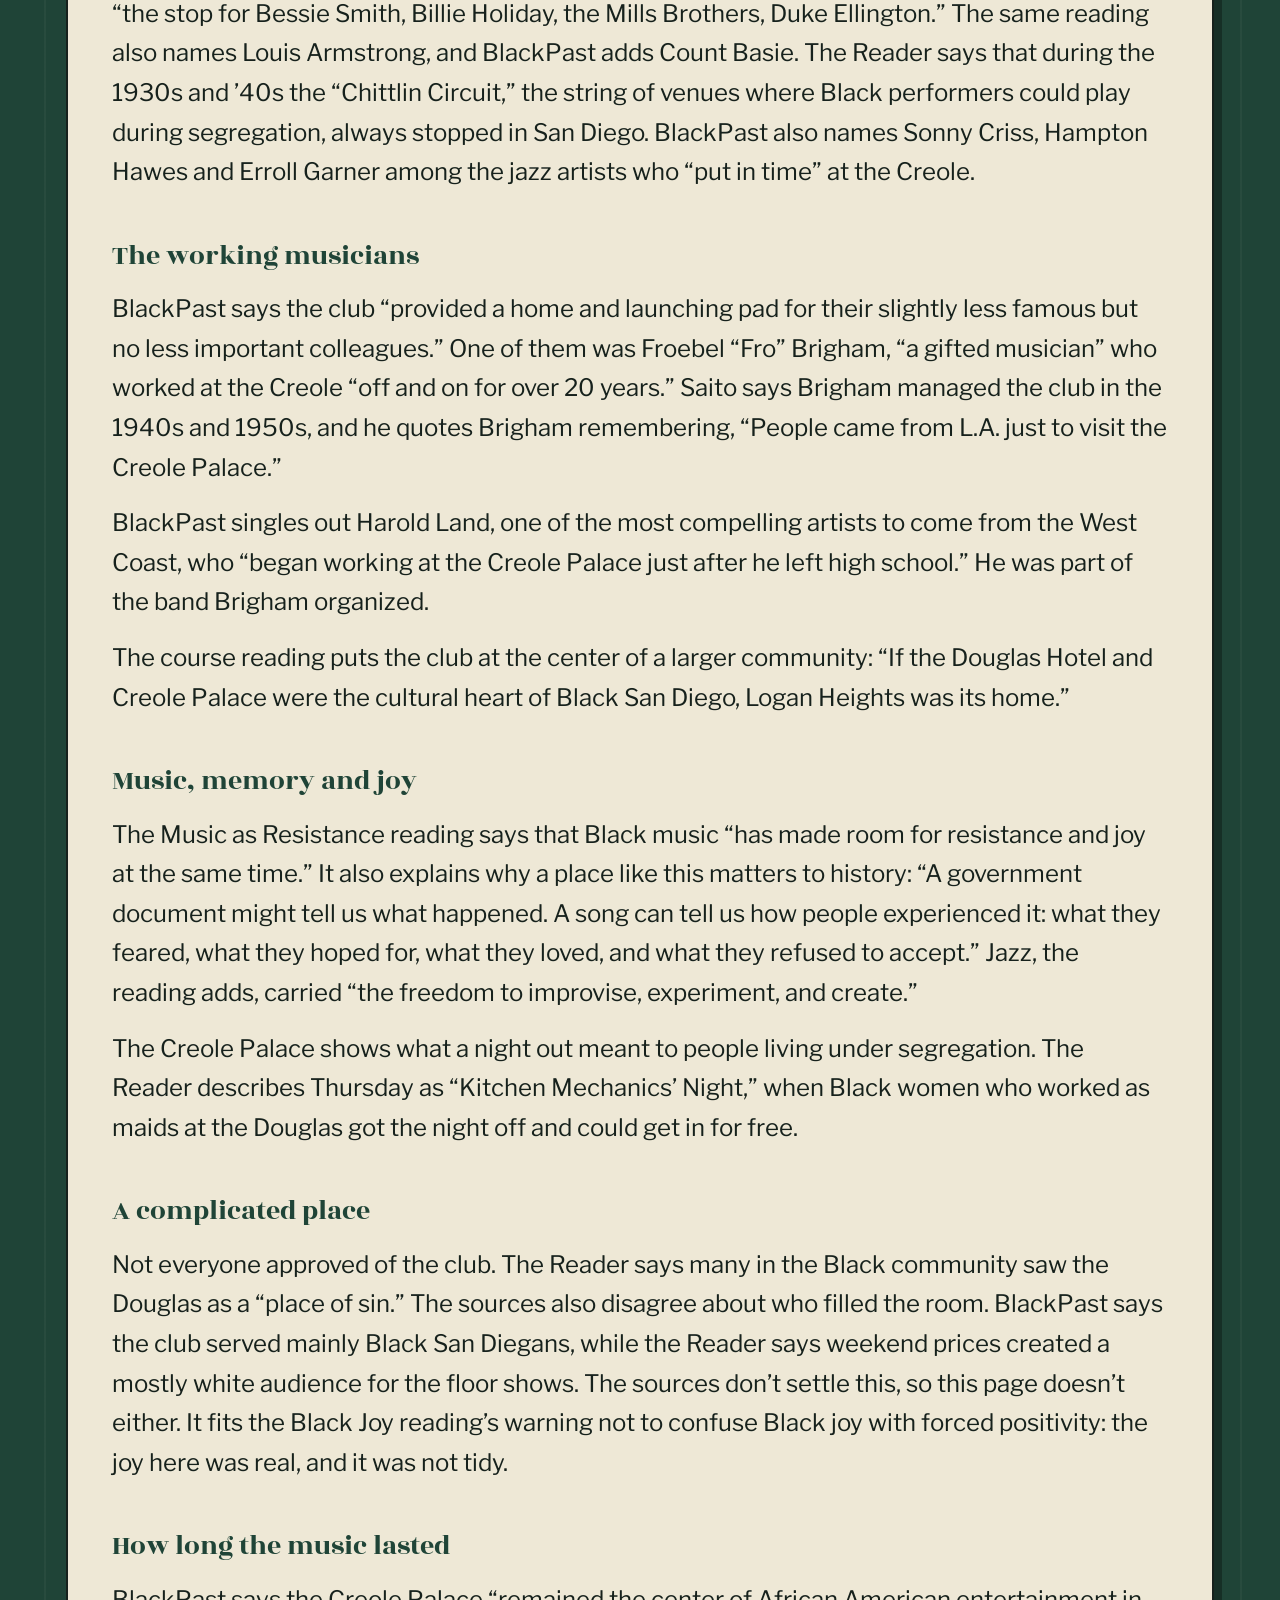
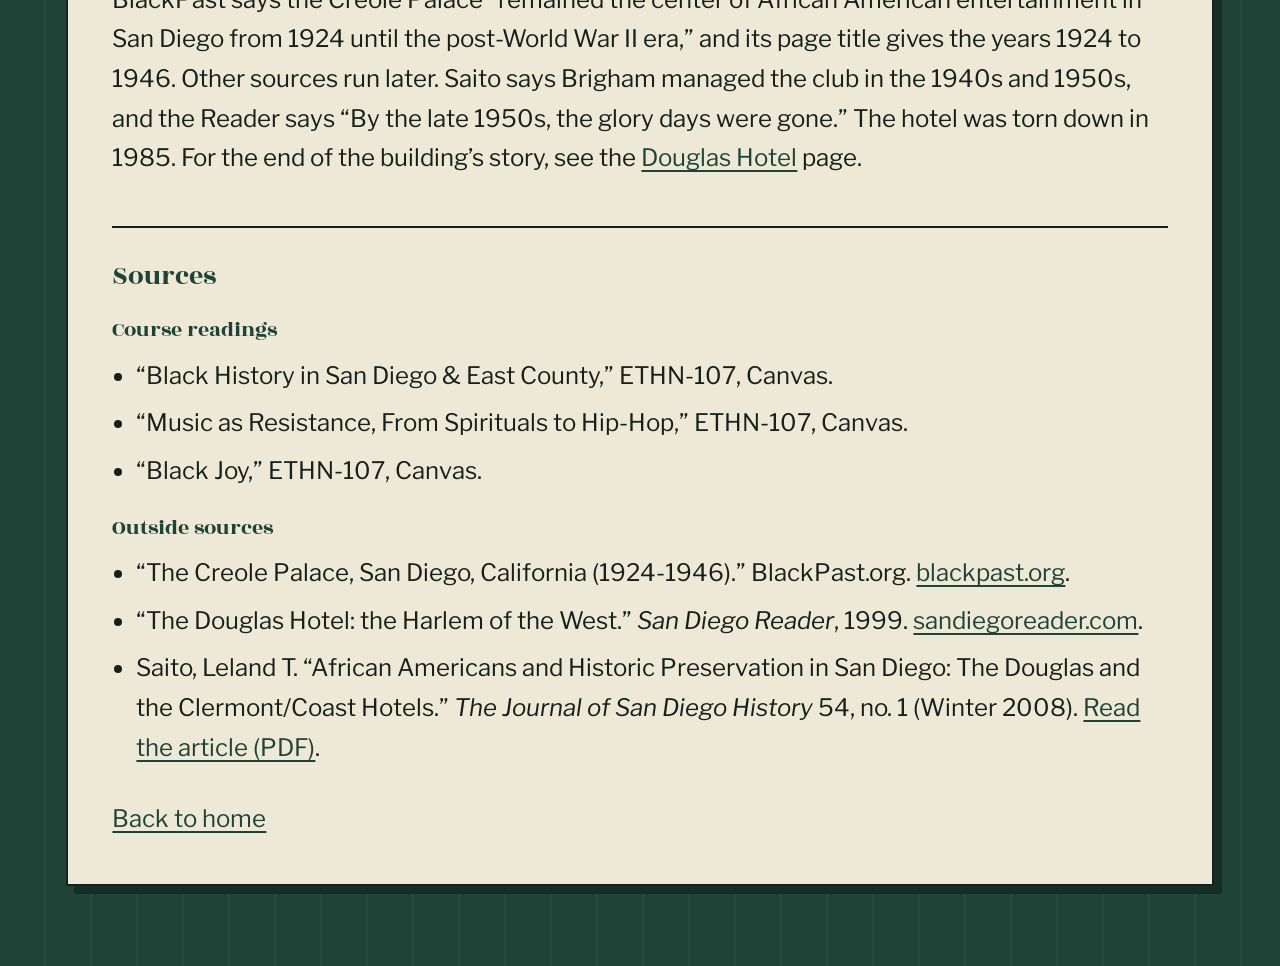
<file: creole-palace.html>
<!DOCTYPE html>
<html lang="en">
<head>
  <meta charset="utf-8">
  <meta name="viewport" content="width=device-width, initial-scale=1">
  <title>Creole Palace | Black Joy in San Diego</title>
  <link rel="preconnect" href="https://fonts.googleapis.com">
  <link rel="preconnect" href="https://fonts.gstatic.com" crossorigin>
  <link href="https://fonts.googleapis.com/css2?family=Libre+Franklin:wght@400;700&family=Rozha+One&display=swap" rel="stylesheet">
  <link rel="stylesheet" href="style.css">
</head>
<body class="page">

  <header>
    <nav>
      <a href="index.html">Black Joy in San Diego</a>
      <ul>
        <li><a href="index.html">Home</a></li>
        <li><a href="index.html#places">Places</a></li>
        <li><a href="index.html#people">People</a></li>
      </ul>
    </nav>
  </header>

  <img class="hero" src="images/CreolePalace.png" alt="Creole Palace">

  <main id="main">
    <h1>Creole Palace</h1>

    <div class="info">
      <p>The Creole Palace was the nightclub of the <a href="douglas-hotel.html" class="goto">Douglas Hotel</a> in downtown San Diego. It opened with the hotel in 1924, and over the next few decades it became a regular stop for some of the biggest names in Black music. People called it the “Cotton Club of the West.”</p>

      <section>
        <h2>More than a jazz club</h2>
        <p>BlackPast describes the Creole Palace as “a popular, high energy cabaret that catered primarily to the African American population of San Diego.” Its owners “didn’t intend for it to be simply a jazz club,” and it wasn’t one. Sociologist Leland Saito says the club was well known for “jazz/blues, boogie-woogie, Charleston music and dancing,” and BlackPast calls it “a cabaret with a light flavoring of burlesque.” By the 1930s, BlackPast says, it was “the most famous western cabaret outside of Los Angeles.”</p>
        <p>The San Diego Reader reports two shows a night, at 11:00 p.m. and 1:00 a.m., each with different acts, and a 25-cent admission. Patrons danced the Lindy Hop, the Black Bottom, the Shimmy and the Susie Q. The Reader says the owners patterned the club after Harlem’s Cotton Club, which had a whites-only policy. The Douglas did not. BlackPast adds that while national burlesque was “strictly segregated,” the Creole Palace “managed to offer much of the same entertainment to its customers of all races.”</p>
      </section>

      <section>
        <h2>Who played there</h2>
        <p>The course reading on San Diego’s Black history shows the hotel and club in a photo captioned “the stop for Bessie Smith, Billie Holiday, the Mills Brothers, Duke Ellington.” The same reading also names Louis Armstrong, and BlackPast adds Count Basie. The Reader says that during the 1930s and ’40s the “Chittlin Circuit,” the string of venues where Black performers could play during segregation, always stopped in San Diego. BlackPast also names Sonny Criss, Hampton Hawes and Erroll Garner among the jazz artists who “put in time” at the Creole.</p>
      </section>

      <section>
        <h2>The working musicians</h2>
        <p>BlackPast says the club “provided a home and launching pad for their slightly less famous but no less important colleagues.” One of them was Froebel “Fro” Brigham, “a gifted musician” who worked at the Creole “off and on for over 20 years.” Saito says Brigham managed the club in the 1940s and 1950s, and he quotes Brigham remembering, “People came from L.A. just to visit the Creole Palace.”</p>
        <p>BlackPast singles out Harold Land, one of the most compelling artists to come from the West Coast, who “began working at the Creole Palace just after he left high school.” He was part of the band Brigham organized.</p>
        <p>The course reading puts the club at the center of a larger community: “If the Douglas Hotel and Creole Palace were the cultural heart of Black San Diego, Logan Heights was its home.”</p>
      </section>

      <section>
        <h2>Music, memory and joy</h2>
        <p>The Music as Resistance reading says that Black music “has made room for resistance and joy at the same time.” It also explains why a place like this matters to history: “A government document might tell us what happened. A song can tell us how people experienced it: what they feared, what they hoped for, what they loved, and what they refused to accept.” Jazz, the reading adds, carried “the freedom to improvise, experiment, and create.”</p>
        <p>The Creole Palace shows what a night out meant to people living under segregation. The Reader describes Thursday as “Kitchen Mechanics’ Night,” when Black women who worked as maids at the Douglas got the night off and could get in for free.</p>
      </section>

      <section>
        <h2>A complicated place</h2>
        <p>Not everyone approved of the club. The Reader says many in the Black community saw the Douglas as a “place of sin.” The sources also disagree about who filled the room. BlackPast says the club served mainly Black San Diegans, while the Reader says weekend prices created a mostly white audience for the floor shows. The sources don’t settle this, so this page doesn’t either. It fits the Black Joy reading’s warning not to confuse Black joy with forced positivity: the joy here was real, and it was not tidy.</p>
      </section>

      <section>
        <h2>How long the music lasted</h2>
        <p>BlackPast says the Creole Palace “remained the center of African American entertainment in San Diego from 1924 until the post-World War II era,” and its page title gives the years 1924 to 1946. Other sources run later. Saito says Brigham managed the club in the 1940s and 1950s, and the Reader says “By the late 1950s, the glory days were gone.” The hotel was torn down in 1985. For the end of the building’s story, see the <a href="douglas-hotel.html" class="goto">Douglas Hotel</a> page.</p>
      </section>

      <section>
        <h2>Sources</h2>

        <h3>Course readings</h3>
        <ul>
          <li>“Black History in San Diego &amp; East County,” ETHN-107, Canvas.</li>
          <li>“Music as Resistance, From Spirituals to Hip-Hop,” ETHN-107, Canvas.</li>
          <li>“Black Joy,” ETHN-107, Canvas.</li>
        </ul>

        <h3>Outside sources</h3>
        <ul>
          <li>“The Creole Palace, San Diego, California (1924-1946).” BlackPast.org. <a href="https://www.blackpast.org/african-american-history/creole-palace-san-diego/">blackpast.org</a>.</li>
          <li>“The Douglas Hotel: the Harlem of the West.” <em>San Diego Reader</em>, 1999. <a href="https://sandiegoreader.com/news/1999/aug/05/douglas-hotel/?page=all">sandiegoreader.com</a>.</li>
          <li>Saito, Leland T. “African Americans and Historic Preservation in San Diego: The Douglas and the Clermont/Coast Hotels.” <em>The Journal of San Diego History</em> 54, no. 1 (Winter 2008). <a href="https://www.sandiegohistory.org/journal/v54-1/pdf/douglashotel.pdf">Read the article (PDF)</a>.</li>
        </ul>
      </section>

      <p><a href="index.html#places">Back to home</a></p>
    </div>
  </main>

</body>
</html>
</file>
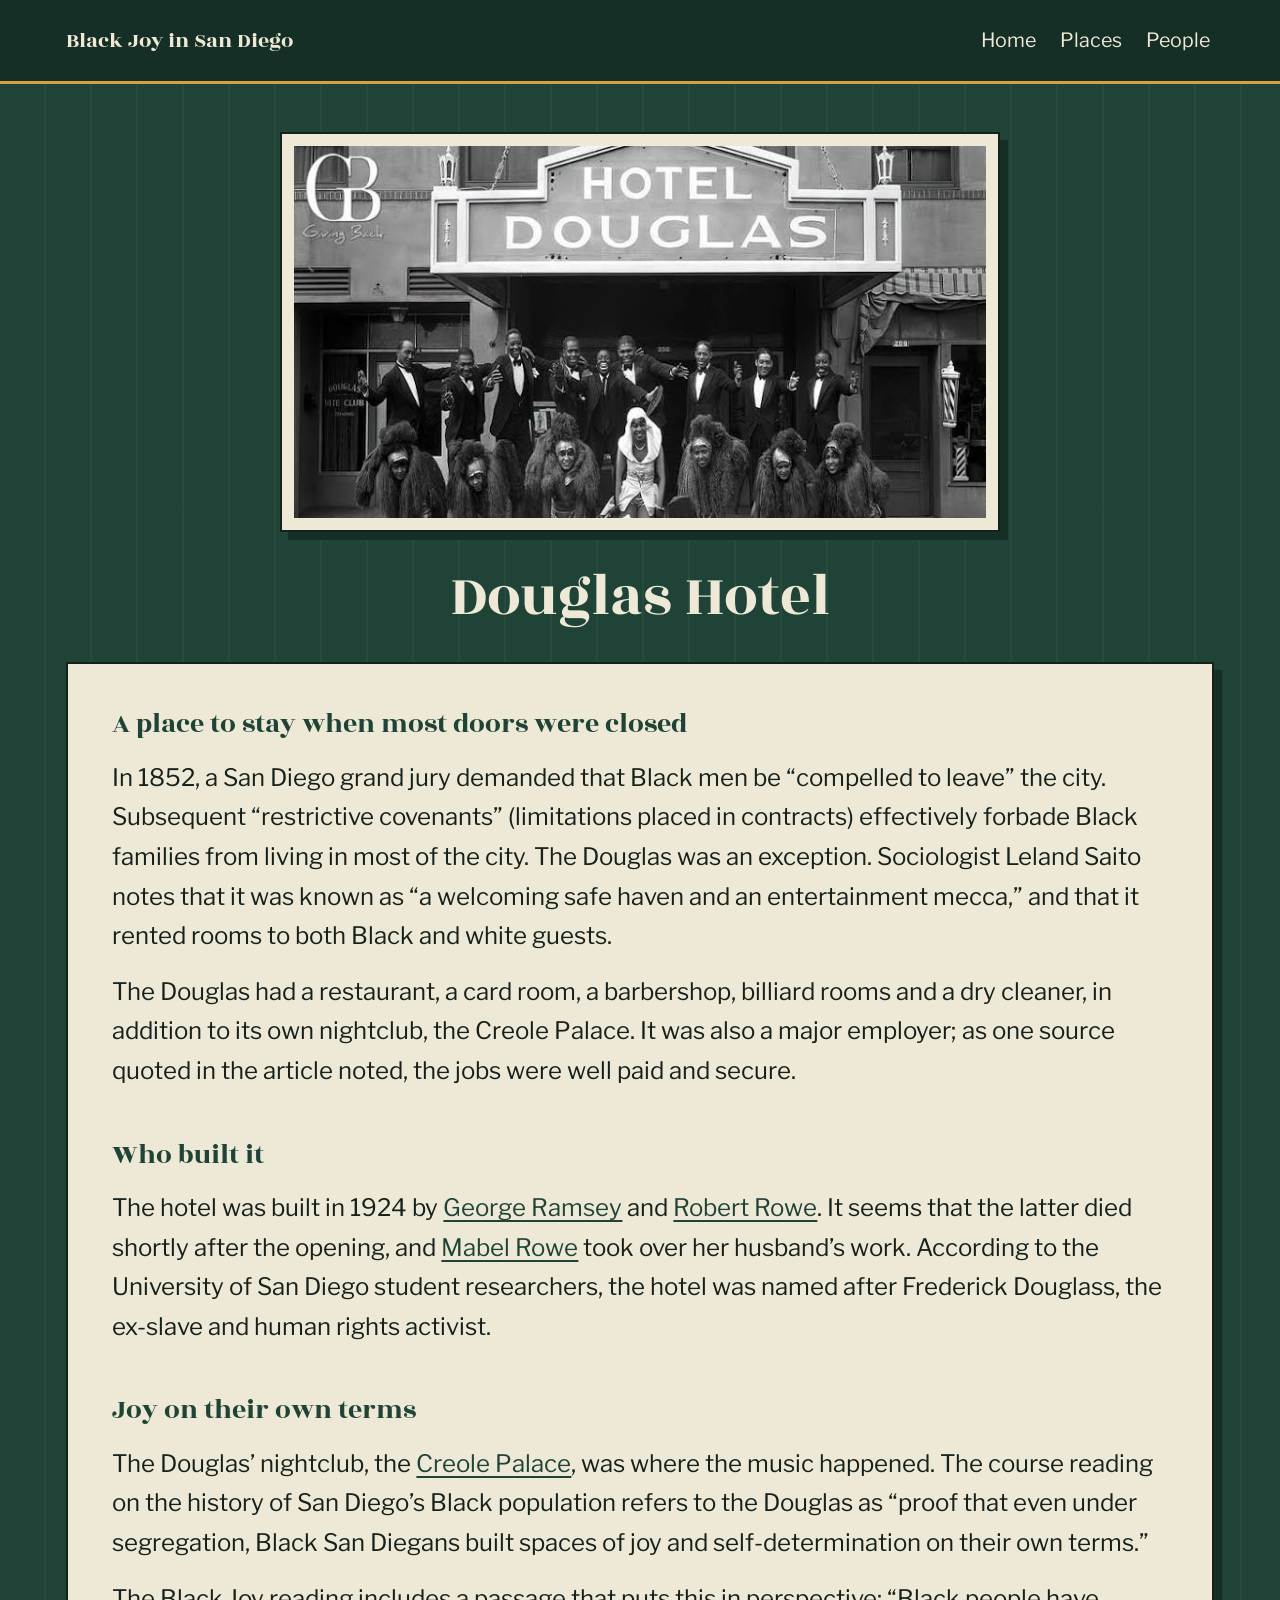
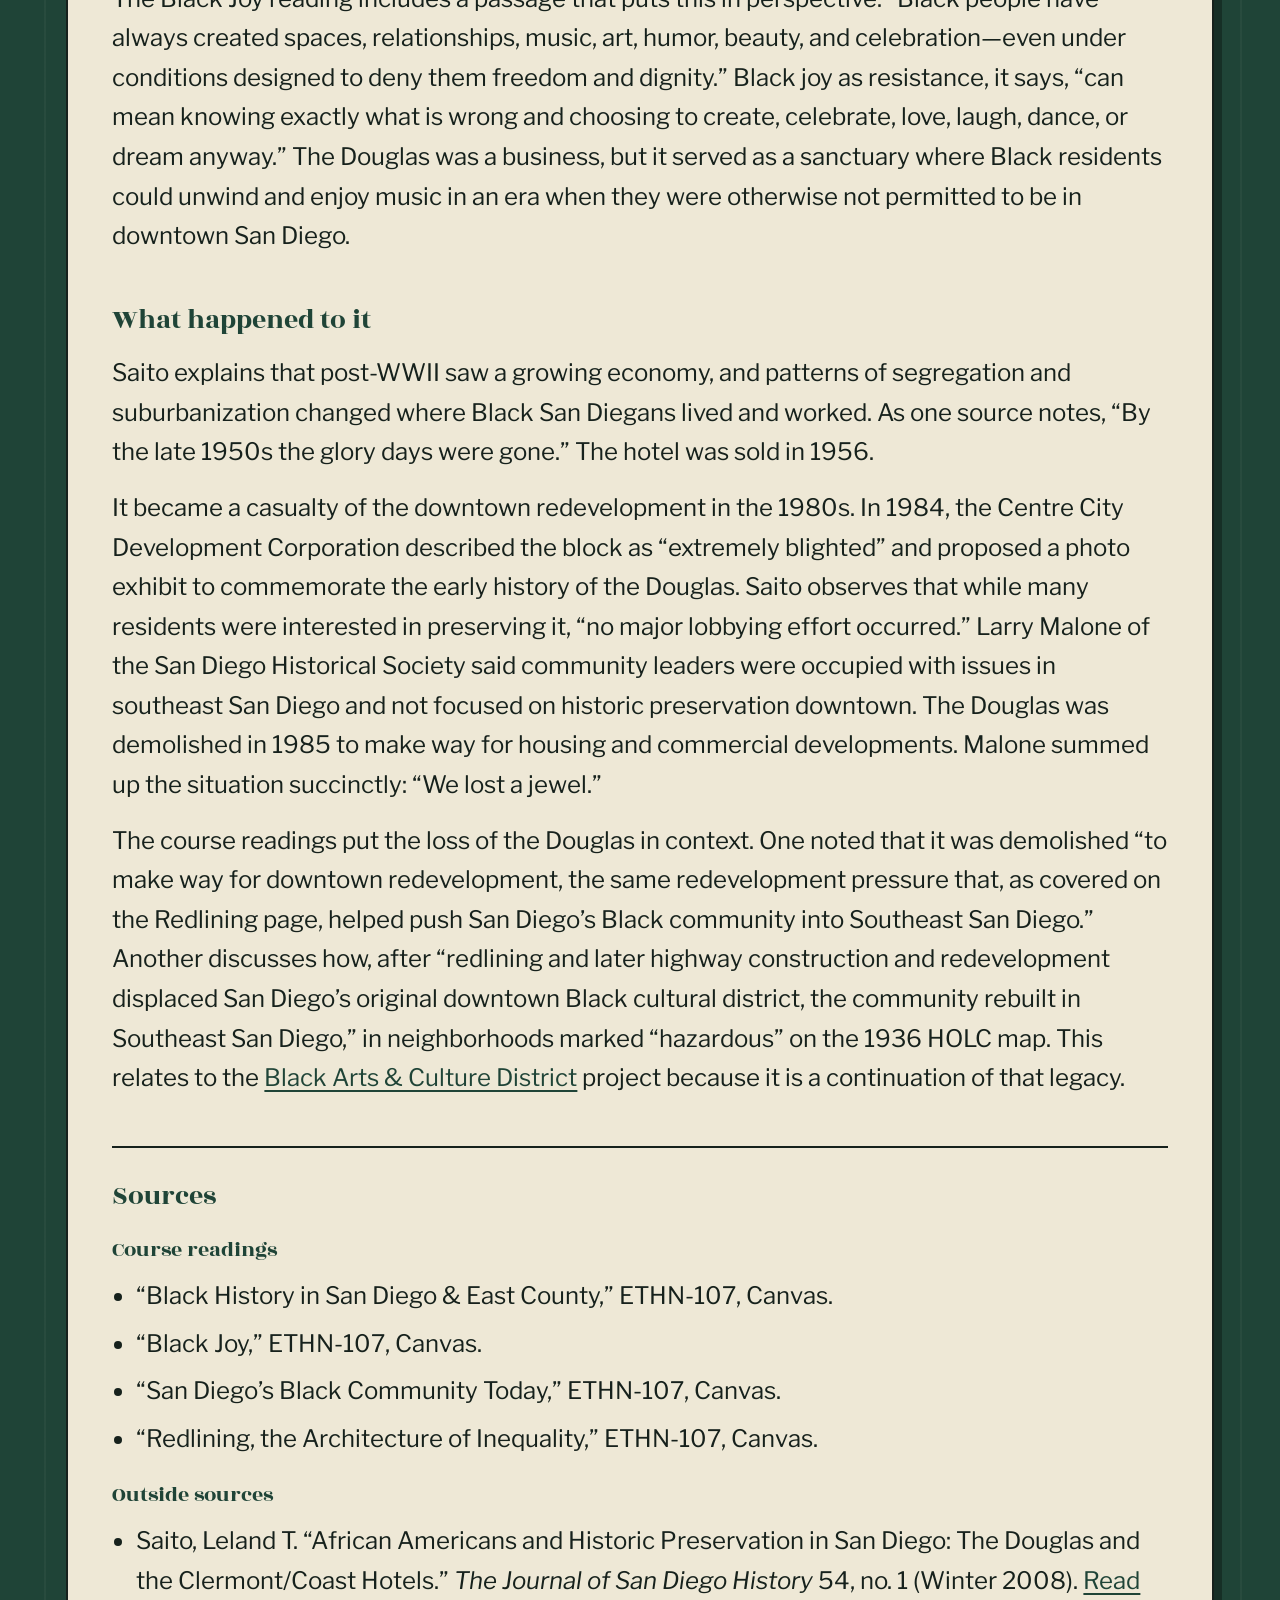
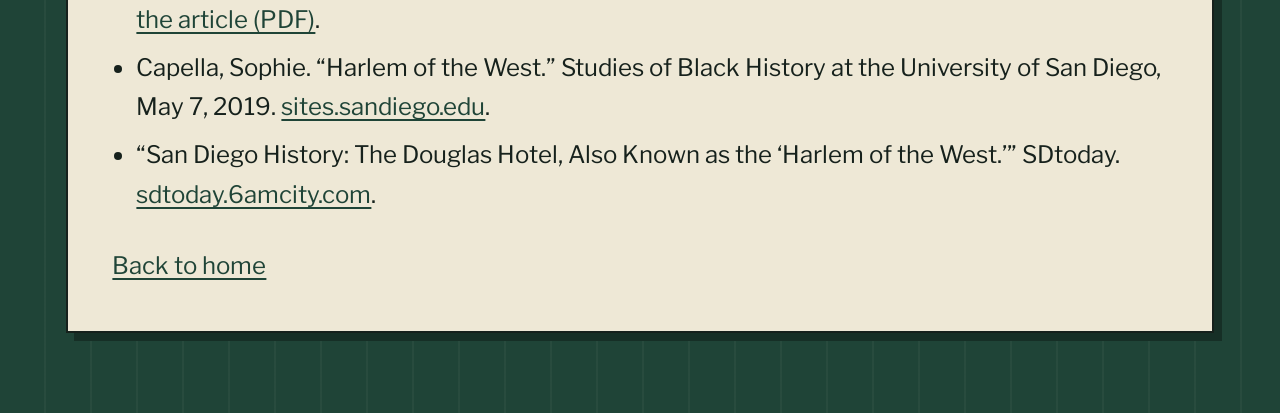
<file: douglas-hotel.html>
<!DOCTYPE html>
<html lang="en">
<head>
  <meta charset="utf-8">
  <meta name="viewport" content="width=device-width, initial-scale=1">
  <title>Douglas Hotel | Black Joy in San Diego</title>
  <link rel="preconnect" href="https://fonts.googleapis.com">
  <link rel="preconnect" href="https://fonts.gstatic.com" crossorigin>
  <link href="https://fonts.googleapis.com/css2?family=Libre+Franklin:wght@400;700&family=Rozha+One&display=swap" rel="stylesheet">
  <link rel="stylesheet" href="style.css">
</head>
<body class="page">

  <header>
    <nav>
      <a href="index.html">Black Joy in San Diego</a>
      <ul>
        <li><a href="index.html">Home</a></li>
        <li><a href="index.html#places">Places</a></li>
        <li><a href="index.html#people">People</a></li>
      </ul>
    </nav>
  </header>

  <img class="hero" src="images/DouglasHotel.png" alt="Douglas Hotel">

  <main id="main">
    <h1>Douglas Hotel</h1>

    <div class="info">
      <section>
        <h2>A place to stay when most doors were closed</h2>
        <p>In 1852, a San Diego grand jury demanded that Black men be “compelled to leave” the city. Subsequent “restrictive covenants” (limitations placed in contracts) effectively forbade Black families from living in most of the city. The Douglas was an exception. Sociologist Leland Saito notes that it was known as “a welcoming safe haven and an entertainment mecca,” and that it rented rooms to both Black and white guests.</p>
        <p>The Douglas had a restaurant, a card room, a barbershop, billiard rooms and a dry cleaner, in addition to its own nightclub, the Creole Palace. It was also a major employer; as one source quoted in the article noted, the jobs were well paid and secure.</p>
      </section>

      <section>
        <h2>Who built it</h2>
        <p>The hotel was built in 1924 by <a href="owners.html" class="goto">George Ramsey</a> and <a href="owners.html" class="goto">Robert Rowe</a>. It seems that the latter died shortly after the opening, and <a href="owners.html" class="goto">Mabel Rowe</a> took over her husband’s work. According to the University of San Diego student researchers, the hotel was named after Frederick Douglass, the ex-slave and human rights activist.</p>
      </section>

      <section>
        <h2>Joy on their own terms</h2>
        <p>The Douglas’ nightclub, the <a href="creole-palace.html" class="goto">Creole Palace</a>, was where the music happened. The course reading on the history of San Diego’s Black population refers to the Douglas as “proof that even under segregation, Black San Diegans built spaces of joy and self-determination on their own terms.”</p>
        <p>The Black Joy reading includes a passage that puts this in perspective: “Black people have always created spaces, relationships, music, art, humor, beauty, and celebration—even under conditions designed to deny them freedom and dignity.” Black joy as resistance, it says, “can mean knowing exactly what is wrong and choosing to create, celebrate, love, laugh, dance, or dream anyway.” The Douglas was a business, but it served as a sanctuary where Black residents could unwind and enjoy music in an era when they were otherwise not permitted to be in downtown San Diego.</p>
      </section>

      <section>
        <h2>What happened to it</h2>
        <p>Saito explains that post-WWII saw a growing economy, and patterns of segregation and suburbanization changed where Black San Diegans lived and worked. As one source notes, “By the late 1950s the glory days were gone.” The hotel was sold in 1956.</p>
        <p>It became a casualty of the downtown redevelopment in the 1980s. In 1984, the Centre City Development Corporation described the block as “extremely blighted” and proposed a photo exhibit to commemorate the early history of the Douglas. Saito observes that while many residents were interested in preserving it, “no major lobbying effort occurred.” Larry Malone of the San Diego Historical Society said community leaders were occupied with issues in southeast San Diego and not focused on historic preservation downtown. The Douglas was demolished in 1985 to make way for housing and commercial developments. Malone summed up the situation succinctly: “We lost a jewel.”</p>
        <p>The course readings put the loss of the Douglas in context. One noted that it was demolished “to make way for downtown redevelopment, the same redevelopment pressure that, as covered on the Redlining page, helped push San Diego’s Black community into Southeast San Diego.” Another discusses how, after “redlining and later highway construction and redevelopment displaced San Diego’s original downtown Black cultural district, the community rebuilt in Southeast San Diego,” in neighborhoods marked “hazardous” on the 1936 HOLC map. This relates to the <a href="black-arts-culture-district.html" class="goto">Black Arts &amp; Culture District</a> project because it is a continuation of that legacy.</p>
      </section>

      <section>
        <h2>Sources</h2>

        <h3>Course readings</h3>
        <ul>
          <li>“Black History in San Diego &amp; East County,” ETHN-107, Canvas.</li>
          <li>“Black Joy,” ETHN-107, Canvas.</li>
          <li>“San Diego’s Black Community Today,” ETHN-107, Canvas.</li>
          <li>“Redlining, the Architecture of Inequality,” ETHN-107, Canvas.</li>
        </ul>

        <h3>Outside sources</h3>
        <ul>
          <li>Saito, Leland T. “African Americans and Historic Preservation in San Diego: The Douglas and the Clermont/Coast Hotels.” <em>The Journal of San Diego History</em> 54, no. 1 (Winter 2008). <a href="https://www.sandiegohistory.org/journal/v54-1/pdf/douglashotel.pdf">Read the article (PDF)</a>.</li>
          <li>Capella, Sophie. “Harlem of the West.” Studies of Black History at the University of San Diego, May 7, 2019. <a href="https://sites.sandiego.edu/blackhistoryatusd/?p=586">sites.sandiego.edu</a>.</li>
          <li>“San Diego History: The Douglas Hotel, Also Known as the ‘Harlem of the West.’” SDtoday. <a href="https://sdtoday.6amcity.com/history/san-diego-history-the-douglas-hotel-also-known-as-the-harlem-of-the-west">sdtoday.6amcity.com</a>.</li>
        </ul>
      </section>

      <p><a href="index.html#places">Back to home</a></p>
    </div>
  </main>

</body>
</html>
</file>
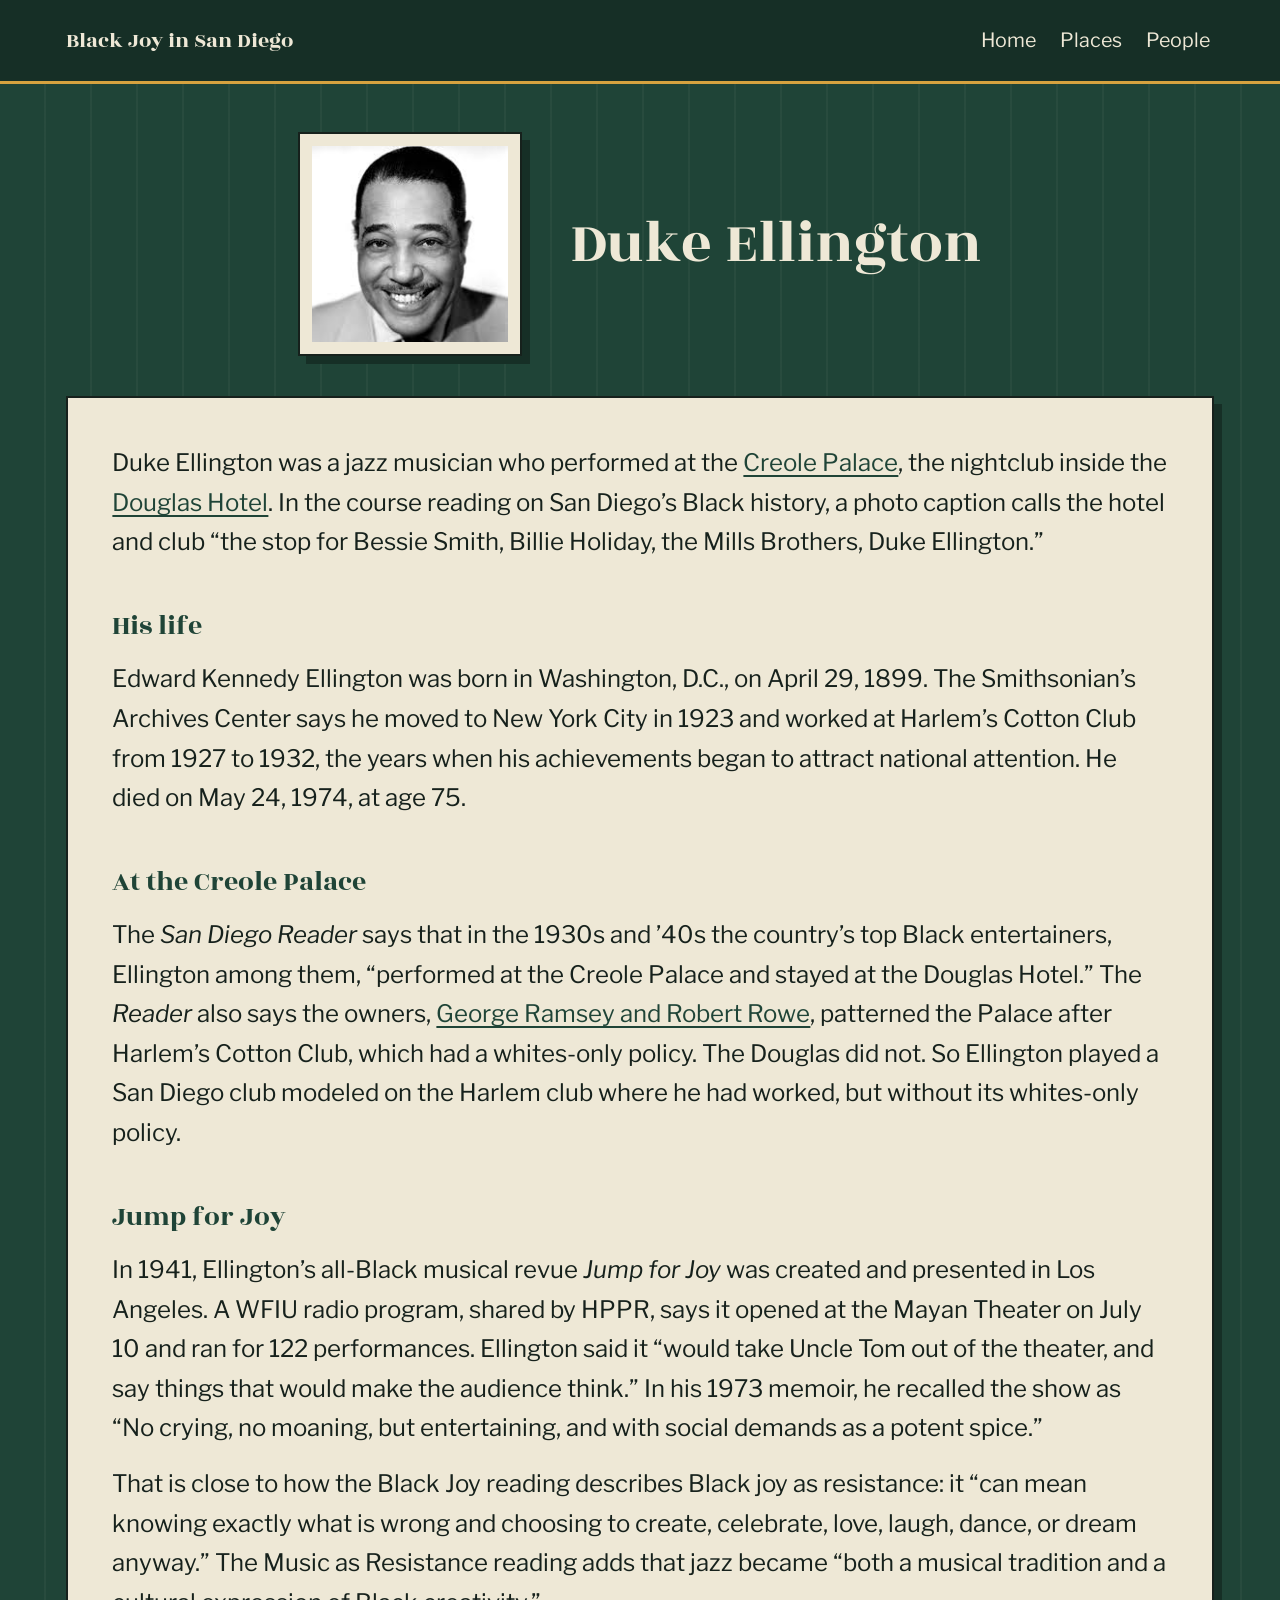
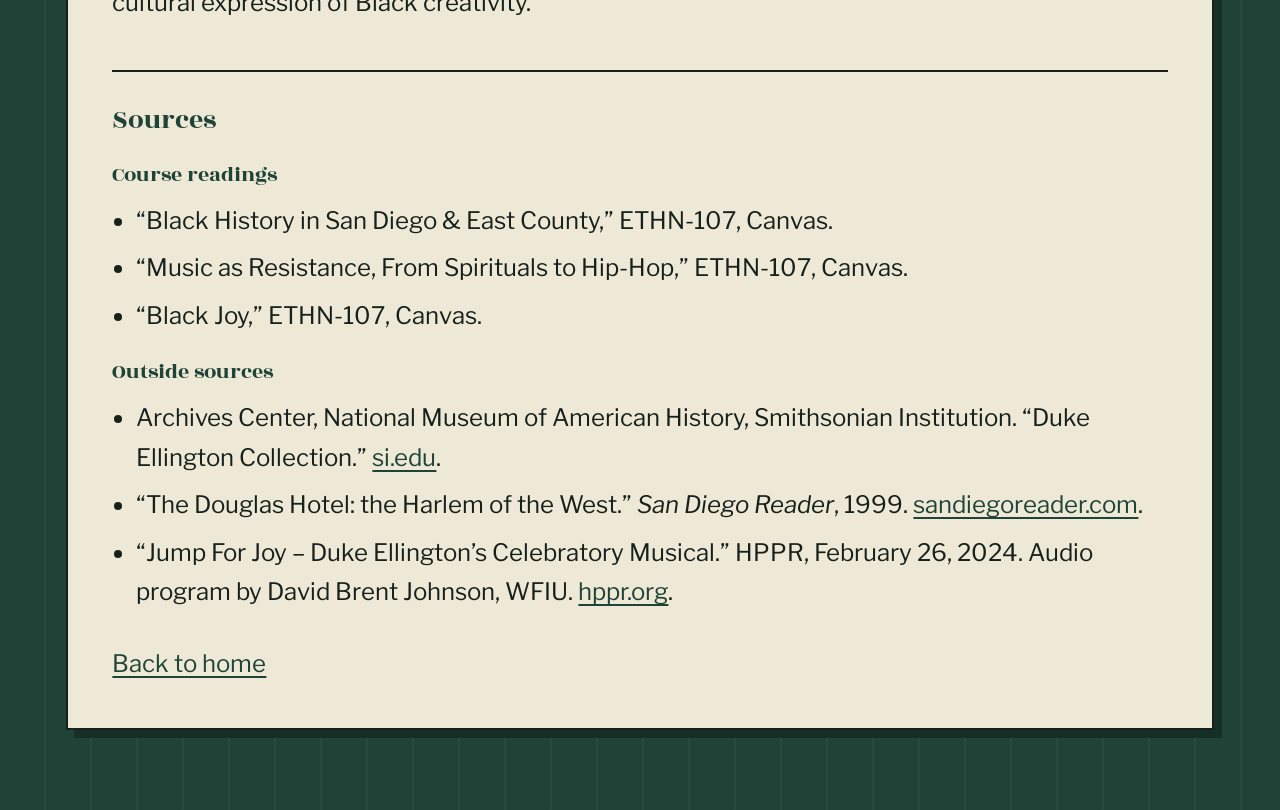
<file: duke-ellington.html>
<!DOCTYPE html>
<html lang="en">
<head>
  <meta charset="utf-8">
  <meta name="viewport" content="width=device-width, initial-scale=1">
  <title>Duke Ellington | Black Joy in San Diego</title>
  <link rel="preconnect" href="https://fonts.googleapis.com">
  <link rel="preconnect" href="https://fonts.gstatic.com" crossorigin>
  <link href="https://fonts.googleapis.com/css2?family=Libre+Franklin:wght@400;700&family=Rozha+One&display=swap" rel="stylesheet">
  <link rel="stylesheet" href="style.css">
</head>
<body class="page">

  <header>
    <nav>
      <a href="index.html">Black Joy in San Diego</a>
      <ul>
        <li><a href="index.html">Home</a></li>
        <li><a href="index.html#places">Places</a></li>
        <li><a href="index.html#people">People</a></li>
      </ul>
    </nav>
  </header>

  <main id="main" class="person">
    <div class="person-header">
      <img src="images/DukeEllington.png" alt="Duke Ellington">
      <h1>Duke Ellington</h1>
    </div>

    <div class="info">
      <p>Duke Ellington was a jazz musician who performed at the <a href="creole-palace.html" class="goto">Creole Palace</a>, the nightclub inside the <a href="douglas-hotel.html" class="goto">Douglas Hotel</a>. In the course reading on San Diego’s Black history, a photo caption calls the hotel and club “the stop for Bessie Smith, Billie Holiday, the Mills Brothers, Duke Ellington.”</p>

      <section>
        <h2>His life</h2>
        <p>Edward Kennedy Ellington was born in Washington, D.C., on April 29, 1899. The Smithsonian’s Archives Center says he moved to New York City in 1923 and worked at Harlem’s Cotton Club from 1927 to 1932, the years when his achievements began to attract national attention. He died on May 24, 1974, at age 75.</p>
      </section>

      <section>
        <h2>At the Creole Palace</h2>
        <p>The <em>San Diego Reader</em> says that in the 1930s and ’40s the country’s top Black entertainers, Ellington among them, “performed at the Creole Palace and stayed at the Douglas Hotel.” The <em>Reader</em> also says the owners, <a href="owners.html" class="goto">George Ramsey and Robert Rowe</a>, patterned the Palace after Harlem’s Cotton Club, which had a whites-only policy. The Douglas did not. So Ellington played a San Diego club modeled on the Harlem club where he had worked, but without its whites-only policy.</p>
      </section>

      <section>
        <h2>Jump for Joy</h2>
        <p>In 1941, Ellington’s all-Black musical revue <em>Jump for Joy</em> was created and presented in Los Angeles. A WFIU radio program, shared by HPPR, says it opened at the Mayan Theater on July 10 and ran for 122 performances. Ellington said it “would take Uncle Tom out of the theater, and say things that would make the audience think.” In his 1973 memoir, he recalled the show as “No crying, no moaning, but entertaining, and with social demands as a potent spice.”</p>
        <p>That is close to how the Black Joy reading describes Black joy as resistance: it “can mean knowing exactly what is wrong and choosing to create, celebrate, love, laugh, dance, or dream anyway.” The Music as Resistance reading adds that jazz became “both a musical tradition and a cultural expression of Black creativity.”</p>
      </section>

      <section>
        <h2>Sources</h2>

        <h3>Course readings</h3>
        <ul>
          <li>“Black History in San Diego &amp; East County,” ETHN-107, Canvas.</li>
          <li>“Music as Resistance, From Spirituals to Hip-Hop,” ETHN-107, Canvas.</li>
          <li>“Black Joy,” ETHN-107, Canvas.</li>
        </ul>

        <h3>Outside sources</h3>
        <ul>
          <li>Archives Center, National Museum of American History, Smithsonian Institution. “Duke Ellington Collection.” <a href="https://si.edu/object/archives/sova-nmah-ac-0301">si.edu</a>.</li>
          <li>“The Douglas Hotel: the Harlem of the West.” <em>San Diego Reader</em>, 1999. <a href="https://sandiegoreader.com/news/1999/aug/05/douglas-hotel/?page=all">sandiegoreader.com</a>.</li>
          <li>“Jump For Joy – Duke Ellington’s Celebratory Musical.” HPPR, February 26, 2024. Audio program by David Brent Johnson, WFIU. <a href="https://www.hppr.org/show/bhm-jump-for-joy-duke-ellingtons-celebratory-musical">hppr.org</a>.</li>
        </ul>
      </section>

      <p><a href="index.html#people">Back to home</a></p>
    </div>
  </main>

</body>
</html>
</file>
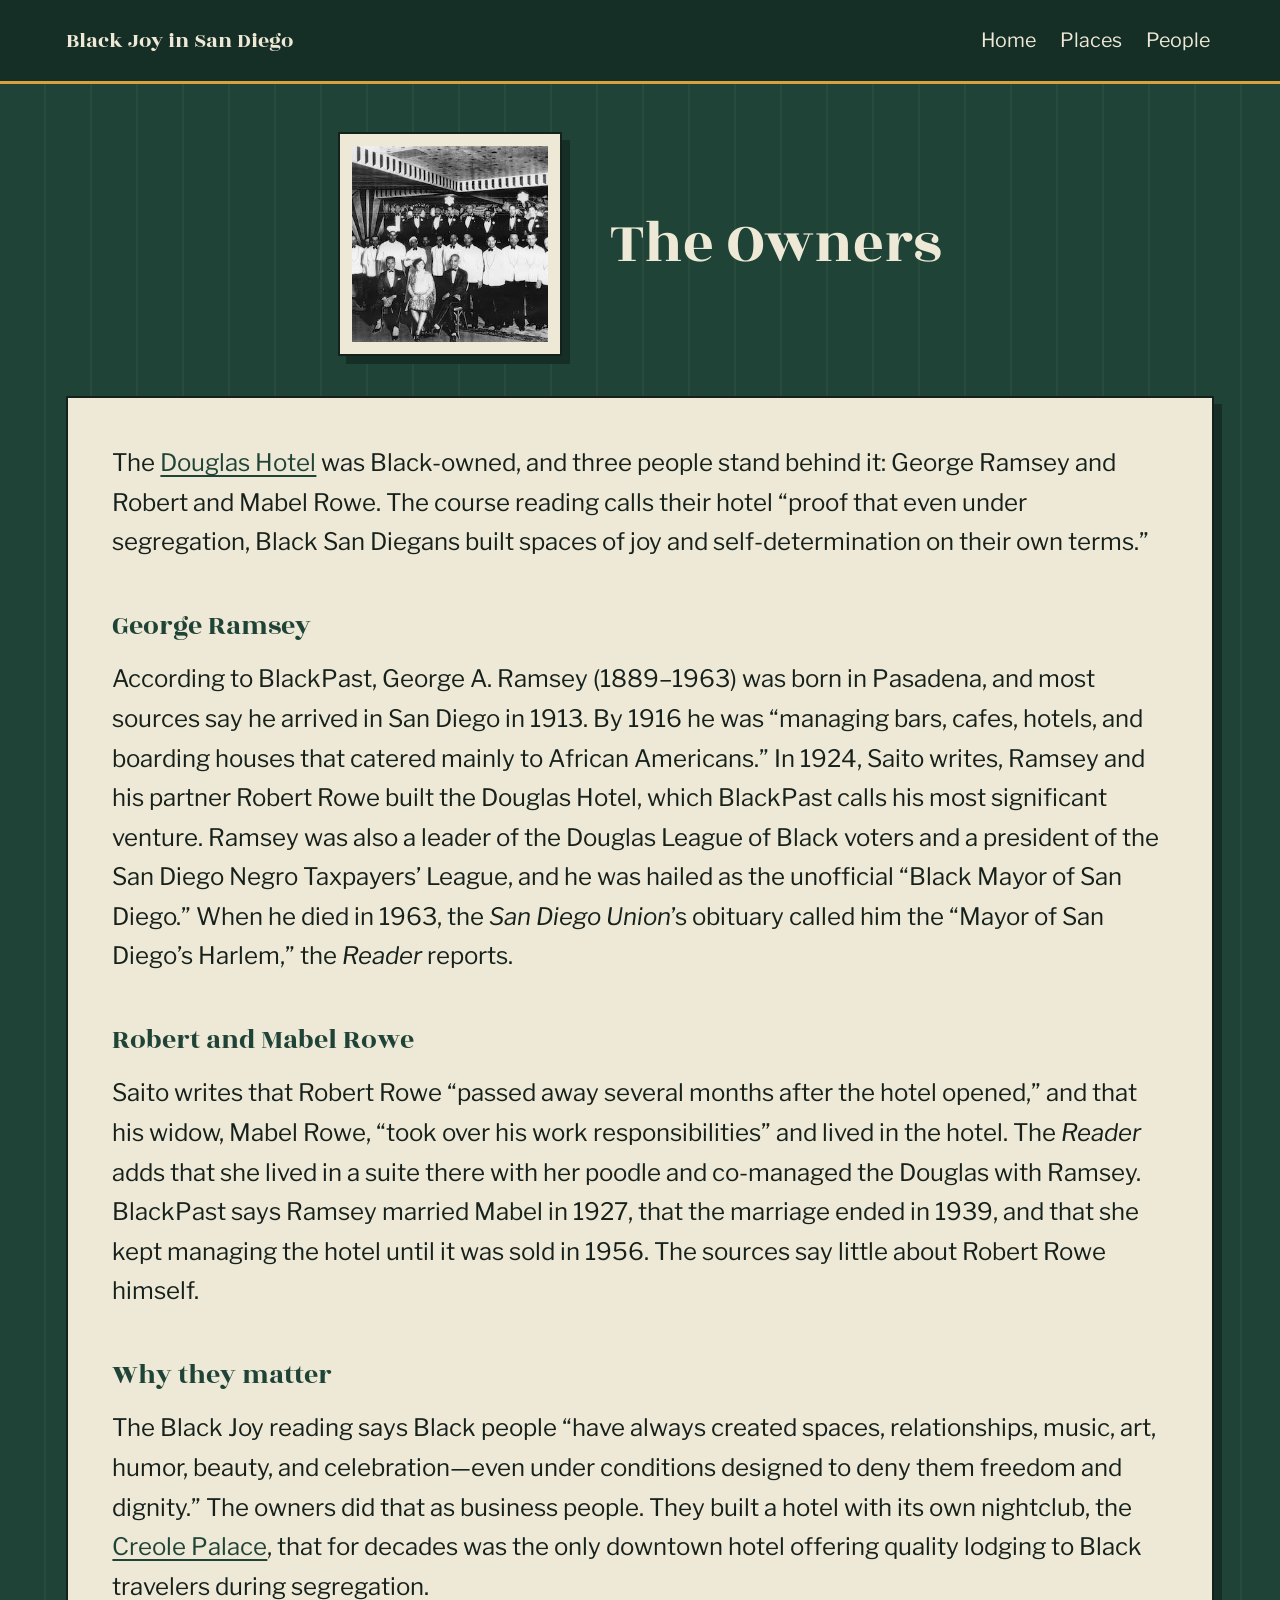
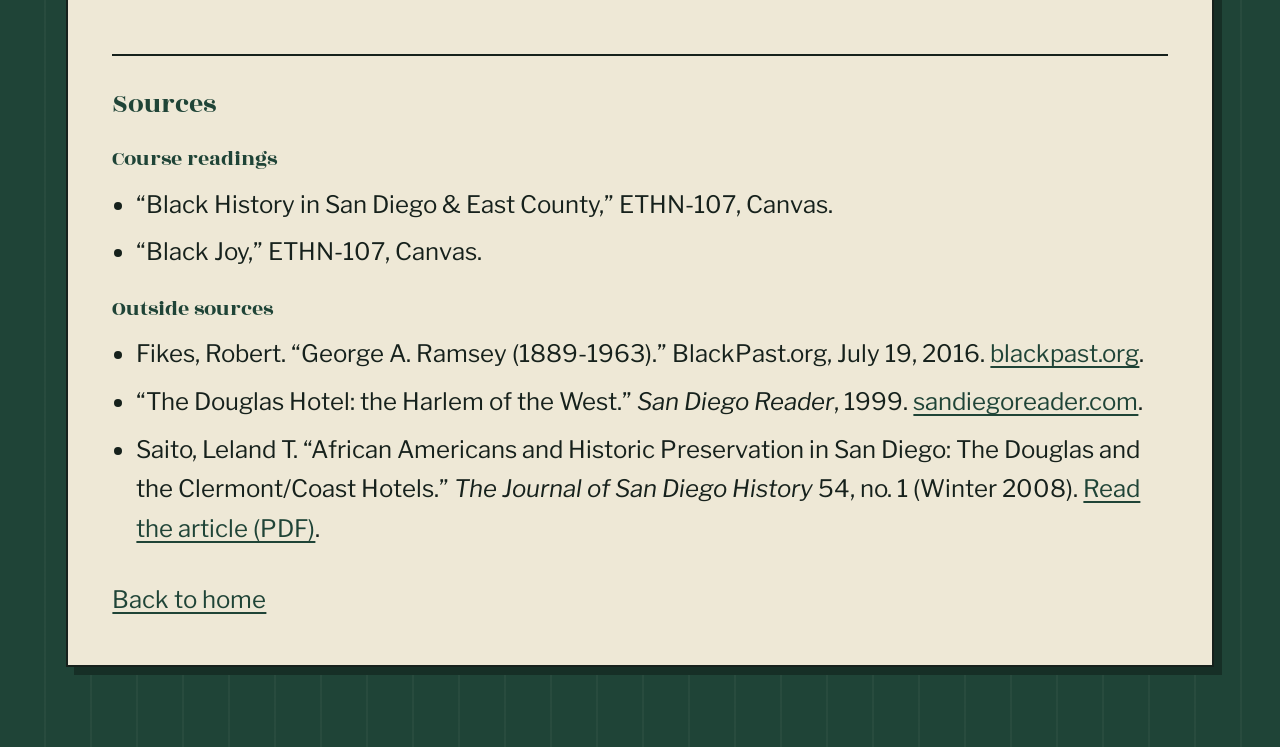
<file: owners.html>
<!DOCTYPE html>
<html lang="en">
<head>
  <meta charset="utf-8">
  <meta name="viewport" content="width=device-width, initial-scale=1">
  <title>The Owners | Black Joy in San Diego</title>
  <link rel="preconnect" href="https://fonts.googleapis.com">
  <link rel="preconnect" href="https://fonts.gstatic.com" crossorigin>
  <link href="https://fonts.googleapis.com/css2?family=Libre+Franklin:wght@400;700&family=Rozha+One&display=swap" rel="stylesheet">
  <link rel="stylesheet" href="style.css">
</head>
<body class="page">

  <header>
    <nav>
      <a href="index.html">Black Joy in San Diego</a>
      <ul>
        <li><a href="index.html">Home</a></li>
        <li><a href="index.html#places">Places</a></li>
        <li><a href="index.html#people">People</a></li>
      </ul>
    </nav>
  </header>

  <main id="main" class="person">
    <div class="person-header">
      <img src="images/Owners.png" alt="Owners">
      <h1>The Owners</h1>
    </div>

    <div class="info">
      <p>The <a href="douglas-hotel.html" class="goto">Douglas Hotel</a> was Black-owned, and three people stand behind it: George Ramsey and Robert and Mabel Rowe. The course reading calls their hotel “proof that even under segregation, Black San Diegans built spaces of joy and self-determination on their own terms.”</p>

      <section>
        <h2>George Ramsey</h2>
        <p>According to BlackPast, George A. Ramsey (1889–1963) was born in Pasadena, and most sources say he arrived in San Diego in 1913. By 1916 he was “managing bars, cafes, hotels, and boarding houses that catered mainly to African Americans.” In 1924, Saito writes, Ramsey and his partner Robert Rowe built the Douglas Hotel, which BlackPast calls his most significant venture. Ramsey was also a leader of the Douglas League of Black voters and a president of the San Diego Negro Taxpayers’ League, and he was hailed as the unofficial “Black Mayor of San Diego.” When he died in 1963, the <em>San Diego Union</em>’s obituary called him the “Mayor of San Diego’s Harlem,” the <em>Reader</em> reports.</p>
      </section>

      <section>
        <h2>Robert and Mabel Rowe</h2>
        <p>Saito writes that Robert Rowe “passed away several months after the hotel opened,” and that his widow, Mabel Rowe, “took over his work responsibilities” and lived in the hotel. The <em>Reader</em> adds that she lived in a suite there with her poodle and co-managed the Douglas with Ramsey. BlackPast says Ramsey married Mabel in 1927, that the marriage ended in 1939, and that she kept managing the hotel until it was sold in 1956. The sources say little about Robert Rowe himself.</p>
      </section>

      <section>
        <h2>Why they matter</h2>
        <p>The Black Joy reading says Black people “have always created spaces, relationships, music, art, humor, beauty, and celebration—even under conditions designed to deny them freedom and dignity.” The owners did that as business people. They built a hotel with its own nightclub, the <a href="creole-palace.html" class="goto">Creole Palace</a>, that for decades was the only downtown hotel offering quality lodging to Black travelers during segregation.</p>
      </section>

      <section>
        <h2>Sources</h2>

        <h3>Course readings</h3>
        <ul>
          <li>“Black History in San Diego &amp; East County,” ETHN-107, Canvas.</li>
          <li>“Black Joy,” ETHN-107, Canvas.</li>
        </ul>

        <h3>Outside sources</h3>
        <ul>
          <li>Fikes, Robert. “George A. Ramsey (1889-1963).” BlackPast.org, July 19, 2016. <a href="https://new.blackpast.org/?p=66365">blackpast.org</a>.</li>
          <li>“The Douglas Hotel: the Harlem of the West.” <em>San Diego Reader</em>, 1999. <a href="https://sandiegoreader.com/news/1999/aug/05/douglas-hotel/?page=all">sandiegoreader.com</a>.</li>
          <li>Saito, Leland T. “African Americans and Historic Preservation in San Diego: The Douglas and the Clermont/Coast Hotels.” <em>The Journal of San Diego History</em> 54, no. 1 (Winter 2008). <a href="https://www.sandiegohistory.org/journal/v54-1/pdf/douglashotel.pdf">Read the article (PDF)</a>.</li>
        </ul>
      </section>

      <p><a href="index.html#people">Back to home</a></p>
    </div>
  </main>

</body>
</html>
</file>
<file: style.css>
* {
  box-sizing: border-box;
}

body {
  margin: 0;
}

header {
  border-bottom: 1px solid;
}

nav {
  display: flex;
  justify-content: space-between;
  align-items: center;
  max-width: 1100px;
  margin: 0 auto;
  padding: 16px;
}

nav ul {
  display: flex;
  gap: 16px;
  list-style: none;
  margin: 0;
  padding: 0;
}

main {
  max-width: 1100px;
  margin: 0 auto;
  padding: 16px;
}

.card-grid {
  display: grid;
  grid-template-columns: repeat(auto-fill, minmax(220px, 1fr));
  gap: 16px;
}

.card {
  display: block;
  border: 1px solid;
  padding: 8px;
  color: inherit;
  text-decoration: none;
}

.photo img {
  display: block;
  width: 100%;
  object-fit: cover;
}

#places .photo img {
  aspect-ratio: 16 / 9;
}

#people .photo img {
  aspect-ratio: 1 / 1;
  object-position: center top;
}

.hero {
  display: block;
  width: 100%;
  height: 30vh;
  object-fit: cover;
}

.info {
  max-width: 80ch;
  font-size: clamp(1.0625rem, 0.95rem + 0.5vw, 1.25rem);
  line-height: 1.7;
}

.info section {
  margin-bottom: 2.5rem;
}

.info h2 {
  margin: 0 0 0.75rem;
  line-height: 1.3;
}

.info p {
  margin: 0 0 1rem;
}

.info ul {
  margin: 0 0 1rem;
  padding-left: 1.25rem;
}

.info li {
  margin-bottom: 0.5rem;
}

.goto {
  text-decoration: underline;
  color: #1a5fb4;
  cursor: pointer;
}

.goto:hover {
  color: #0b3a7a;
}

.person-header {
  display: flex;
  align-items: center;
  gap: 24px;
  margin-bottom: 24px;
}

.person-header img {
  display: block;
  flex-shrink: 0;
  width: clamp(96px, 20vw, 200px);
  aspect-ratio: 1 / 1;
  object-fit: cover;
  object-position: center top;
}

.person-header h1 {
  margin: 0;
  font-size: clamp(2rem, 6vw, 4rem);
  line-height: 1.1;
}

.person-header,
.person .info {
  padding-left: 24px;
}

body.home,
body.page {
  --field: #1f4437;
  --field-deep: #162f26;
  --paper: #eee8d6;
  --ink: #16211c;
  --brass: #d6a23f;
  --pinstripe: rgb(238 232 214 / 0.045);

  --font-display: "Rozha One", Georgia, serif;
  --font-body: "Libre Franklin", Verdana, sans-serif;

  --size-display: clamp(2.5rem, 1.5rem + 4.5vw, 5rem);
  --size-page: clamp(2.25rem, 1.25rem + 3.5vw, 3.75rem);
  --size-section: clamp(2rem, 1.5rem + 2vw, 3rem);
  --size-title-lg: clamp(1.5rem, 1.1rem + 1.2vw, 2.375rem);
  --size-title: clamp(1.375rem, 1.1rem + 0.8vw, 1.875rem);
  --size-text-lg: clamp(1.125rem, 0.95rem + 0.55vw, 1.5rem);
  --size-text: clamp(1.0625rem, 0.95rem + 0.35vw, 1.25rem);

  --shadow-rest: 8px 8px 0 var(--field-deep);
  --shadow-hover: 11px 11px 0 var(--brass);

  background-color: var(--field);
  background-image: repeating-linear-gradient(90deg, transparent 0 44px, var(--pinstripe) 44px 46px);
  color: var(--paper);
  font-family: var(--font-body);
  line-height: 1.5;
}

body.home h1,
body.home h2,
body.home h3,
body.page h1,
body.page h2,
body.page h3 {
  font-family: var(--font-display);
  font-weight: 400;
}

body.home a:focus-visible {
  outline: 3px solid var(--brass);
  outline-offset: 4px;
}

body.home header,
body.page header {
  background-color: var(--field-deep);
  border-bottom: 3px solid var(--brass);
}

body.home nav {
  max-width: none;
  justify-content: center;
}

body.home nav > a {
  display: none;
}

body.home nav ul {
  gap: 32px;
  font-size: var(--size-text);
}

body.home nav ul a {
  display: inline-block;
  padding: 8px 4px;
  color: var(--paper);
  text-decoration: none;
}

body.home nav ul a:hover {
  text-decoration: underline;
  text-decoration-color: var(--brass);
  text-decoration-thickness: 3px;
  text-underline-offset: 8px;
}

body.home main {
  max-width: none;
  padding: 0 clamp(8px, 2vw, 32px) 80px;
}

body.home h1 {
  margin: 0;
  padding: 48px 0 16px;
  text-align: center;
  font-size: var(--size-display);
  line-height: 1.1;
  text-wrap: balance;
}

body.home main > p {
  margin: 0;
  padding: 0 clamp(0px, 12vw, 200px) 40px;
  text-align: center;
  font-size: var(--size-text-lg);
  text-wrap: balance;
  border-bottom: 5px double var(--brass);
}

body.home section h2 {
  display: flex;
  align-items: center;
  gap: 24px;
  max-width: 960px;
  margin: 56px auto 32px;
  font-size: var(--size-section);
  line-height: 1.1;
}

body.home section h2::before,
body.home section h2::after {
  content: "";
  flex: 1;
  border-top: 2px solid var(--brass);
}

body.home #people h2 {
  margin-top: 96px;
}

.card {
  transition: transform 0.2s ease-out, box-shadow 0.2s ease-out;
}

body.home .card {
  background-color: var(--paper);
  color: var(--ink);
  border: 2px solid var(--ink);
  box-shadow: var(--shadow-rest);
}

.card .photo {
  overflow: hidden;
}

.card .photo img {
  transition: transform 0.4s ease-out;
}

body.home .card h3 {
  text-decoration: underline;
  text-decoration-thickness: 2px;
  text-underline-offset: 0.18em;
  line-height: 1.2;
}

@media (hover: hover) {
  body.home .card:hover {
    transform: translate(-3px, -3px);
    box-shadow: var(--shadow-hover);
  }

  .card:hover .photo img {
    transform: scale(1.06);
  }

  body.home .card:hover h3 {
    text-decoration-thickness: 4px;
  }
}

#places .card-grid {
  grid-template-columns: 1fr;
  gap: clamp(32px, 5vw, 64px);
}

#places .card {
  display: grid;
  grid-template-columns: 1fr 1fr;
  grid-template-rows: auto auto;
  align-content: center;
  column-gap: clamp(16px, 3vw, 40px);
  width: 66%;
  max-width: 1500px;
  justify-self: start;
  padding: clamp(8px, 1.2vw, 16px);
}

#places .card:nth-child(even) {
  justify-self: end;
}

#places .card .photo {
  grid-column: 1;
  grid-row: 1 / span 2;
}

#places .card:nth-child(even) .photo {
  grid-column: 2;
}

#places .card h3,
#places .card p {
  grid-column: 2;
  margin: 0;
}

#places .card:nth-child(even) h3,
#places .card:nth-child(even) p {
  grid-column: 1;
}

#places .card h3 {
  align-self: end;
  padding-bottom: 12px;
  font-size: var(--size-title-lg);
}

#places .card p {
  align-self: start;
  font-size: var(--size-text-lg);
}

#people .card-grid {
  grid-template-columns: repeat(2, minmax(0, 420px));
  justify-content: center;
  column-gap: clamp(32px, 12vw, 260px);
  row-gap: clamp(40px, 5vw, 80px);
  margin: 0 auto;
}

#people .card {
  padding: clamp(8px, 1.2vw, 16px);
}

#people .card h3 {
  margin: 16px 0 8px;
  font-size: var(--size-title);
}

#people .card p {
  margin: 0 0 8px;
  font-size: var(--size-text);
}

@media (max-width: 1000px) {
  #places .card {
    width: 90%;
  }
}

@media (max-width: 700px) {
  body.home,
  body.page {
    --shadow-rest: 4px 4px 0 var(--field-deep);
    --shadow-hover: 6px 6px 0 var(--brass);
  }

  body.home h1 {
    padding-top: 32px;
  }

  body.home section h2 {
    gap: 16px;
    margin-top: 40px;
  }

  body.home #people h2 {
    margin-top: 64px;
  }

  #places .card,
  #places .card:nth-child(even) {
    display: block;
    width: 100%;
  }

  #places .card h3 {
    margin: 16px 0 8px;
    padding-bottom: 0;
  }

  #places .card p {
    margin: 0 0 8px;
  }

  #people .card-grid {
    width: 100%;
  }
}

@media (max-width: 479px) {
  #people .card-grid {
    grid-template-columns: 1fr;
  }
}

@media (prefers-reduced-motion: reduce) {
  .card,
  .card .photo img {
    transition: none;
  }

  body.home .card:hover,
  .card:hover .photo img {
    transform: none;
  }
}

body.page {
  --page-gutter: clamp(8px, 2vw, 32px);
  --size-sheet-text: clamp(1.0625rem, 0.8rem + 0.9vw, 1.5rem);
}

body.page nav {
  max-width: 1200px;
  padding-right: var(--page-gutter);
  padding-left: var(--page-gutter);
}

body.page nav > a {
  padding: 8px 0;
  color: var(--paper);
  font-family: var(--font-display);
  font-size: var(--size-text-lg);
  text-decoration: none;
}

body.page nav ul a {
  display: inline-block;
  padding: 8px 4px;
  color: var(--paper);
  font-size: var(--size-text);
  text-decoration: none;
}

body.page nav a:hover {
  text-decoration: underline;
  text-decoration-color: var(--brass);
  text-decoration-thickness: 3px;
  text-underline-offset: 8px;
}

body.page a:focus-visible {
  outline: 3px solid var(--brass);
  outline-offset: 4px;
}

body.page .hero {
  display: block;
  width: min(calc(100% - 2 * var(--page-gutter)), 720px);
  height: auto;
  margin: 48px auto 0;
  padding: 12px;
  background-color: var(--paper);
  border: 2px solid var(--ink);
  box-shadow: var(--shadow-rest);
}

body.page main {
  max-width: 1200px;
  padding: 0 var(--page-gutter) 80px;
}

body.page h1 {
  margin: 0;
  padding: 32px 0 32px;
  color: var(--paper);
  font-size: var(--size-page);
  line-height: 1.1;
  text-align: center;
  text-wrap: balance;
}

body.page .person-header {
  display: flex;
  align-items: center;
  justify-content: center;
  gap: clamp(24px, 4vw, 48px);
  margin: 0;
  padding: 48px 0 40px;
}

body.page .person-header img {
  width: clamp(150px, 22vw, 224px);
  padding: 12px;
  background-color: var(--paper);
  border: 2px solid var(--ink);
  box-shadow: var(--shadow-rest);
}

body.page .person-header h1 {
  padding: 0;
  text-align: left;
}

body.page .info {
  max-width: none;
  padding: clamp(16px, 3.5vw, 48px);
  background-color: var(--paper);
  color: var(--ink);
  border: 2px solid var(--ink);
  box-shadow: var(--shadow-rest);
  font-size: var(--size-sheet-text);
  line-height: 1.65;
}

body.page .info > p {
  margin: 0 0 16px;
}

body.page .info section {
  margin: 48px 0 0;
}

body.page .info > section:first-child {
  margin-top: 0;
}

body.page .info h2 {
  margin: 0 0 16px;
  color: var(--field);
  font-size: var(--size-title);
  line-height: 1.2;
  text-wrap: balance;
}

body.page .info h3 {
  margin: 24px 0 12px;
  color: var(--field);
  font-size: var(--size-text-lg);
  line-height: 1.2;
}

body.page .info section p {
  margin: 0 0 16px;
}

body.page .info section p:last-child {
  margin-bottom: 0;
}

body.page .info ul {
  margin: 0;
  padding-left: 24px;
}

body.page .info li {
  margin-bottom: 8px;
}

body.page .info li:last-child {
  margin-bottom: 0;
}

body.page .info section:last-of-type {
  padding-top: 32px;
  border-top: 2px solid var(--ink);
}

body.page .info > p:last-child {
  margin: 32px 0 0;
}

body.page .info a {
  color: var(--field);
  text-decoration: underline;
  text-decoration-thickness: 2px;
  text-underline-offset: 0.18em;
}

body.page .info a:hover {
  background-color: var(--brass);
  color: var(--ink);
}

body.page .info a:focus-visible {
  outline-color: var(--field);
}

@media (max-width: 700px) {
  body.page nav {
    flex-wrap: wrap;
    justify-content: center;
    gap: 0 24px;
    padding: 8px 16px;
  }

  body.page nav ul {
    gap: 16px;
  }

  body.page .person-header {
    flex-direction: column;
    gap: 24px;
    padding: 32px 0 24px;
  }

  body.page .person-header h1 {
    text-align: center;
  }
}
</file>
